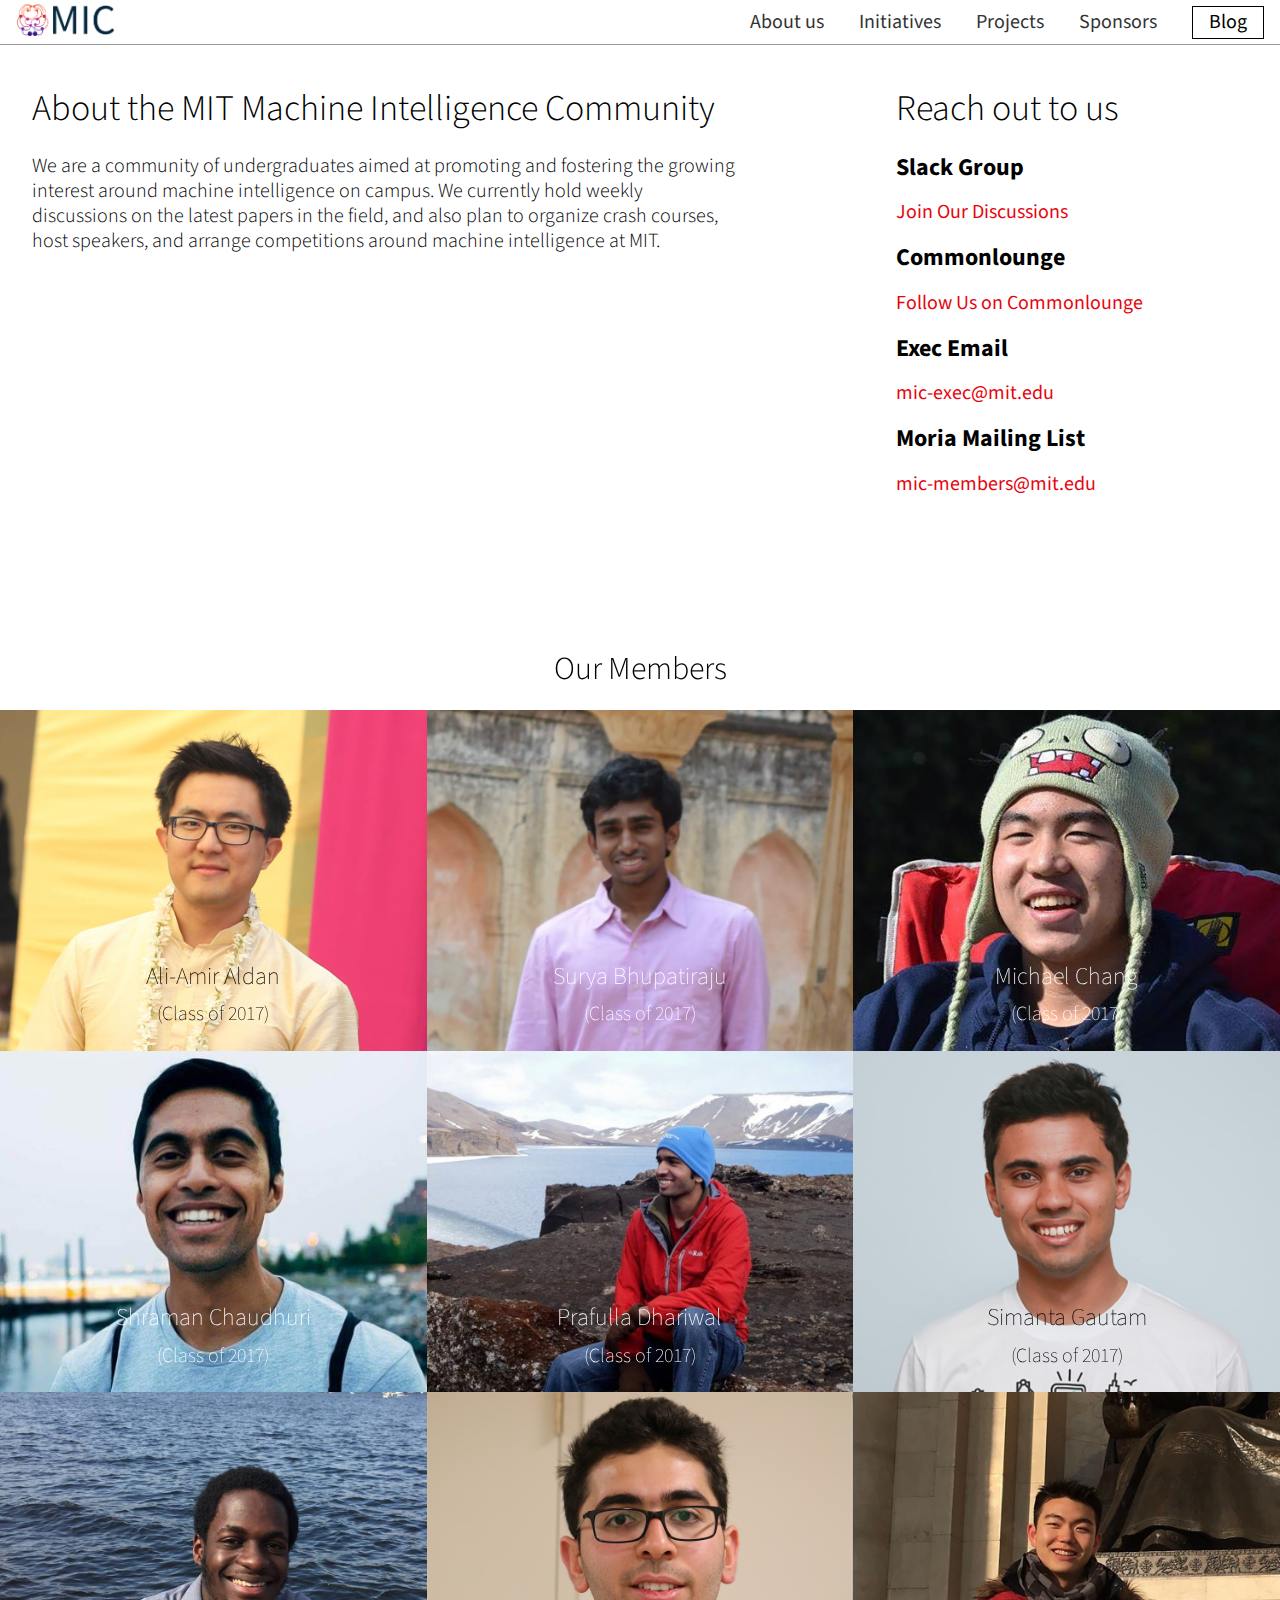
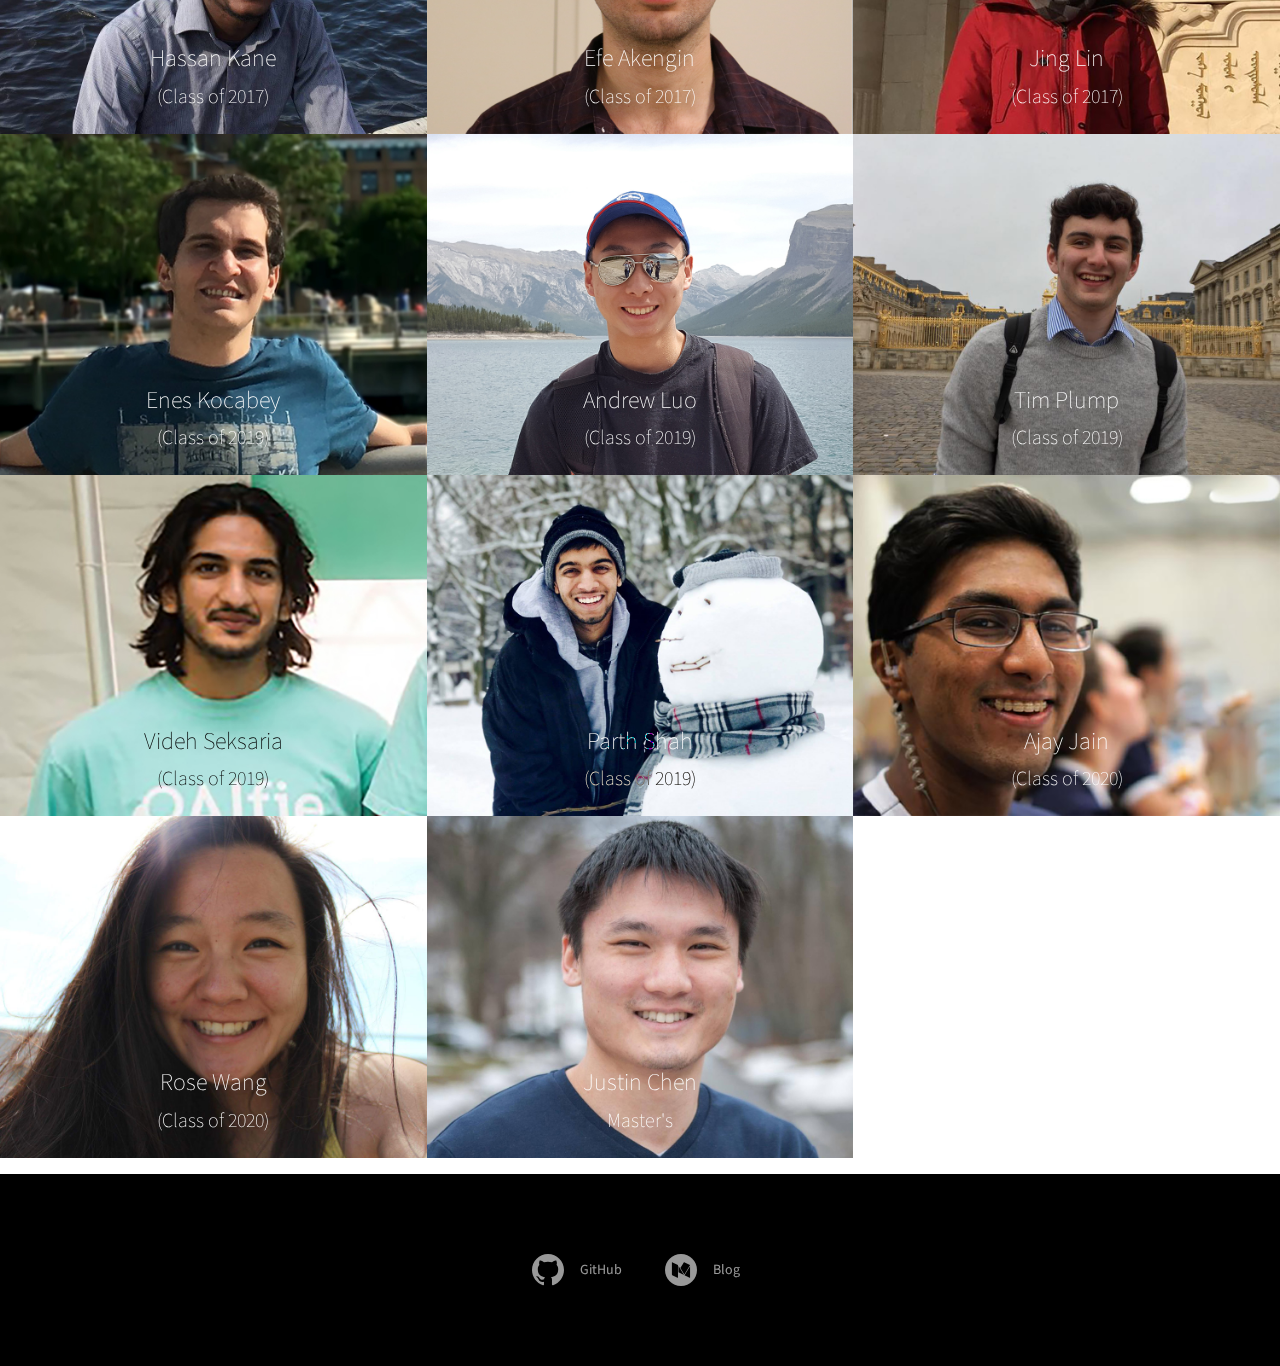
<file: about.html>
<!DOCTYPE html>
<html lang="en">
<head>
    <title>MIT Machine Intelligence Community</title>
    <meta name="viewport" content="width=device-width, initial-scale=1">
    <meta name="keywords" content="MIT,MIC,AI,ML,machine learning, MIT machine learning, artificial intelligence">
    <link rel="stylesheet" href="./styles/tachyons.min.css">
    <link rel="stylesheet" href="./styles/about_page.css">
    <link rel="stylesheet" type="text/css" href="https://fonts.googleapis.com/css?family=Source+Sans+Pro:300,400">
</head>
<body style="font-family: 'Source Sans Pro'">
<header class="fixed w-100 z-999">
    <nav class="bg-white db dt-l w-100 border-box pa1 ph3-l bb b--silver">
        <a class="db dtc-l v-mid mid-gray link w-100 w-25-l tc tl-l mb0 mb0-l" href="index.html" title="Home">
            <img src="./images/mic.png" class="dib h2" alt="MIT Machine Intelligence Community">
        </a>
        <div class="db dtc-l v-mid w-100 w-75-l tc tr-l">
            <a href="about.html" class=" f4 fw4 mr4 link underline-hover dark-gray">About us</a>
            <a href="initiatives.html" class=" f4 fw4 mr4 link underline-hover dark-gray">Initiatives</a>
            <a href="projects.html" class=" f4 fw4 mr4 link underline-hover dark-gray">Projects</a>
            <a href="sponsors.html" class=" f4 fw4 mr4 link underline-hover dark-gray">Sponsors</a>
            <a class="f4 no-underline black bg-animate hover-bg-black hover-white inline-flex items-center pa3 pv1 ba border-box"
               href="http://medium.com/mit-mic">Blog</a>
        </div>
    </nav>
</header>
<div class="fl bg-white vh-90 pt6 pt5-l w-100" style="min-height:70vh">
    <div class="fl w-100 w-60-ns pl3 pl4-ns pr4">
        <h1 class="black f2 fw3">
            About the MIT Machine Intelligence Community
        </h1>
        <p class="black f4 lh-title fw3">We are a community of undergraduates aimed at promoting and fostering the
            growing interest around machine intelligence on campus. We currently hold weekly discussions on the latest
            papers in the field, and also plan to organize crash courses, host speakers, and arrange competitions around
            machine intelligence at MIT.</p>
    </div>
    <div class="fl w-100 w-30-ns pl3 pl4-ns pl6-l">
        <h1 class="black f2 fw3">
            Reach out to us
        </h1>
        <h2 class="black f3">
            Slack Group
        </h2>
        <p class="f4">
            <a href="https://mit-mic.slack.com/signup" class="no-underline link dark-red">Join Our Discussions</a>
        </p>
        <h2 class="black f3">
            Commonlounge
        </h2>
        <p class="f4">
            <a href="https://www.commonlounge.com/community/cc63cd88d6644ce99cfb1af8b0e1350f"
               class="no-underline link dark-red">Follow Us on Commonlounge</a>
        </p>
        <h2 class="black f3">
            Exec Email
        </h2>
        <p class="f4">
            <a href="mailto:mic-exec@mit.edu" class="no-underline link dark-red">mic-exec@mit.edu</a>
        </p>
        <h2 class="black f3">
            Moria Mailing List
        </h2>
        <p class="f4">
            <a href="https://groups.mit.edu/webmoira/list/mic-members" class="no-underline link dark-red">mic-members@mit.edu</a>
        </p>

    </div>
</div>
<div class="fl w-100">
    <h1 class="tc black fw3">Our Members</h1>
    <ul class="members overflow-auto pa0">
        <li class="ma0 pa0">
            <img src="images/bios/ali1.jpg">
            <span class="name black f5 f3-l lh-copy fw1">Ali-Amir Aldan</span>
            <span class="yearinfo black f5 f4-l fw1">(Class of 2017)</span>
            <div>
                <span class="f4 f6-ns f3-l fw1">Ali-Amir Aldan</span>
                <p>My main interests right now are in the area of performance engineering and generally machine
                    learning. In past I've worked on projects related to sound recognition, face recognition and ad-hoc
                    approaches to video indexing.
                    <br>
                    <br>
                    Also had some fun in my classes at MIT, especially in a robotics class (6.141).</p>
            </div>
        </li>
        <li class="ma0 pa0">
            <img src="images/bios/surya1.jpg">
            <span class="name white f5 f3-l lh-copy fw1">Surya Bhupatiraju</span>
            <span class="yearinfo white f5 f4-l fw1">(Class of 2017)</span>
            <div>
                <span class="f4 f6-ns f3-l fw1">Surya Bhupatiraju</span>
                <p>My interests are in deep learning and broad questions of intelligence, such as building smarter
                    agents that can perceive, plan, and learn robustly.
                    <br>
                    <br>
                    I currently works in Joshua Tenenbaum's Computational Cognitive Science group at MIT and in the past
                    I've worked on machine learning at Facebook and Microsoft Research. After college, I will be
                    researching in the Google Brain Residency program and plan to both continue research and find ways
                    to apply technologies in AI to social issues. </p>
            </div>
        </li>
        <li class="ma0 pa0">
            <img src="images/bios/michael1.jpg">
            <span class="name white f5 f3-l lh-copy fw1">Michael Chang</span>
            <span class="yearinfo white f5 f4-l fw1">(Class of 2017)</span>
            <div>
                <span class="f4 f6-ns f3-l fw1">Michael Chang</span>
                <p>Michael Chang is interested in recursive self-improvement, learning compositional programs,
                    curiosity, and theory of mind.
                    <br>
                    <br>
                    In the summer of 2015 he worked with Professor Honglak Lee at the University of Michigan on object
                    tracking in real videos. Since the fall of 2015 he has worked in the Computational Cognitive Science
                    Group at MIT, researching with Professors Joshua Tenenbaum and Antonio Torralba on learning models
                    of an intelligent agent's environment. More information <a class='white'
                                                                               href="http://mbchang.github.io/"
                                                                               target="_blank">here</a>.</p>
            </div>
        </li>
        <li class="ma0 pa0">
            <img src="images/bios/shraman1.jpg">
            <span class="name white f5 f3-l lh-copy fw1">Shraman Chaudhuri</span>
            <span class="yearinfo white f5 f4-l fw1">(Class of 2017)</span>
            <div>
                <span class="f4 f6-ns f3-l fw1">Shraman Chaudhuri</span>
                <p>My interest in machine learning started with an internship at SpaceX, where I got to experiment with
                    various anomaly detection algorithms for rocket telemetry.
                    <br>
                    <br>
                    At MIT, I'm currently working on a few different research projects mainly in the field of computer
                    vision, including Connectomics (building a graphical map of the brain from EM images) and more
                    recently, scene/video understanding.</p>
            </div>
        </li>
        <li class="ma0 pa0">
            <img src="images/bios/prafulla1.jpg">
            <span class="name white f5 f3-l lh-copy fw1">Prafulla Dhariwal</span>
            <span class="yearinfo white f5 f4-l fw1">(Class of 2017)</span>
            <div>
                <span class="f4 f6-ns f3-l fw1">Prafulla Dhariwal</span>
                <p>I graduated from MIT in Fall 2016, majoring in CS and Math, and am currently working as a researcher
                    at OpenAI. I'm interested in any technique that could help us come closer to building an AGI. As of
                    now, that interests me in RL, transfer learning, variants of neural networks with memory,
                    improvements to SGD etc.
                    <br>
                    <br>
                    Outside of work, I love playing cricket and badminton, going on random road trips, and having long
                    late night conversations about society, technology and our future. :)</p>
            </div>
        </li>
        <li class="ma0 pa0">
            <img src="images/bios/simanta1.jpg">
            <span class="name black f5 f3-l lh-copy fw1">Simanta Gautam</span>
            <span class="yearinfo black f5 f4-l fw1">(Class of 2017)</span>
            <div>
                <span class="f4 f6-ns f3-l fw1">Simanta Gautam</span>
                <p>Simanta's current research interest is around building more adaptable reinforcement learning agents.
                    He works at Harvard Computational Cognitive Neuroscience Lab on combining the strengths of
                    model-based and model-free agents using transferable representations.
                    <br>
                    <br>
                    Outside of this research, Simanta enjoys working on applied machine learning projects. He has an
                    interst in computer vision, drones, and human-computer interaction. He plans to pursue
                    entrepreneurship after graduation.</p>
            </div>
        </li>
        <li class="ma0 pa0">
            <img src="images/bios/hassan1.jpg">
            <span class="name white f5 f3-l lh-copy fw1">Hassan Kane</span>
            <span class="yearinfo white f5 f4-l fw1">(Class of 2017)</span>
            <div>
                <span class="f4 f6-ns f3-l fw1">Hassan Kane</span>
                <p>I am a member of the class of 2017 and currently study Computer Science & Engineering. I was born and
                    raised in C&ocirc;te d'Ivoire before moving to the us at age 17.
                    <br>
                    <br>
                    I am currently interested in the
                    industrial applications of artificial intelligence to build more intelligent transport, healthcare
                    and education systems. I also enjoy building strong communities and have been involved in the Muslim
                    community on campus for 4 years and currently serve as the Vice President of the MIT African
                    Students Association.</p>
            </div>
        </li>
        <li class="ma0 pa0">
            <img src="images/bios/efe1.jpg">
            <span class="name white f5 f3-l lh-copy fw1">Efe Akengin</span>
            <span class="yearinfo white f5 f4-l fw1">(Class of 2017)</span>
            <div>
                <span class="f4 f6-ns f3-l fw1">Efe Akengin</span>
                <p>Efe is a senior at MIT, majoring in EECS and minoring in Political Science. He has extensive
                    experience in AI, Computer Vision, Natural Language Processing, algorithms and full stack
                    development.
                    <br>
                    <br>
                    He has interned at Google in the summer of 2016, building a neural net model for the
                    purpose of spam video detection on Youtube that performed 150% better than their existing model. He
                    has been doing research at the MIT Vision Lab, building predictive models for health statistics.</p>
            </div>
        </li>
        <li class="ma0 pa0">
            <img src="images/bios/jing1.jpg">
            <span class="name white f5 f3-l lh-copy fw1">Jing Lin</span>
            <span class="yearinfo white f5 f4-l fw1">(Class of 2017)</span>
            <div>
                <span class="f4 f6-ns f3-l fw1">Jing Lin</span>
                <p></p>
            </div>
        </li>
        <li class="ma0 pa0">
            <img src="images/bios/enes1.jpg">
            <span class="name white f5 f3-l lh-copy fw1">Enes Kocabey</span>
            <span class="yearinfo white f5 f4-l fw1">(Class of 2019)</span>
            <div>
                <span class="f4 f6-ns f3-l fw1">Enes Kocabey</span>
                <p>Enes is a junior at MIT majoring in Computer Science. He works at MIT Computer Vision Lab,
                    researching on Crossmodal Transfer Learning in Video Classification.
                    <br>
                    <br>
                    In past, he worked on several projects, including efficient keypoint detection on human face, and
                    Body Mass Index inference from profile pictures.</p>
            </div>
        </li>
        <li class="ma0 pa0">
            <img src="images/bios/aluo1.jpg">
            <span class="name white f5 f3-l lh-copy fw1">Andrew Luo</span>
            <span class="yearinfo white f5 f4-l fw1">(Class of 2019)</span>
            <div>
                <span class="f4 f6-ns f3-l fw1">Andrew Luo</span>
                <p>Andrew is a junior at MIT majoring in computer science and minoring in brain and cognitive
                    sciences. His current focus is in applied machine learning in computer vision.
                    <br>
                    <br>
                    In the summer of 2016 he worked on designing a drug repurposing model combining FDA adverse event
                    reports and compound properties at a MIT startup.</p>
            </div>
        </li>
        <li class="ma0 pa0">
            <img src="images/bios/tim1.jpg">
            <span class="name white f5 f3-l lh-copy fw1">Tim Plump</span>
            <span class="yearinfo white f5 f4-l fw1">(Class of 2019)</span>
            <div>
                <span class="f4 f6-ns f3-l fw1">Tim Plump</span>
                <p>I'm a junior at MIT from New Jersey and since coming to this school, I've discovered how much I
                    love Machine Learning!
                    <br>
                    <br>
                    The project I'm currently working on is attempting to perform Chemical
                    Retrosynthesis Planning via Reinforcement Learning.</p>
            </div>
        </li>
        <li class="ma0 pa0">
            <img src="images/bios/videh1.jpg">
            <span class="name black f5 f3-l lh-copy fw1">Videh Seksaria</span>
            <span class="yearinfo black f5 f4-l fw1">(Class of 2019)</span>
            <div>
                <span class="f4 f6-ns f3-l fw1">Videh Seksaria</span>
                <p>Hi, I'm a math and computer science undergraduate at MIT interested in vision and language.
                    <br>
                    <br>
                    I work part-time at <a class="white hover-black" href="https://kensho.com">Kensho</a> on analytics
                    for finance and <a class="white hover-black" href="http://myalfie.com">Alfie</a> using data
                    to reduce student debt. At MIC, I'm focused on entrepreneurship focused events and speaker
                    series.</p>
            </div>
        </li>
        <li class="ma0 pa0">
            <img src="images/bios/parth1.jpg">
            <span class="name f5 f3-l lh-copy fw1" style="mix-blend-mode: color-dodge">Parth Shah</span>
            <span class="yearinfo f5 f4-l fw1" style="mix-blend-mode: difference">(Class of 2019)</span>
            <div>
                <span class="f4 f6-ns f3-l fw1">Parth Shah</span>
                <p>Parth is an Electrical Engineering and Computer Science student at MIT. Parth is the co-founder of Polimorphic (<a class="white hover-black" href="http://polimorphic.com">polimorphic.com</a>) and Flux @ MIT. Parth's interests in machine learning span natural language processing, transfer learning, meta-learning, and few shot learning. Parth is primarily interested in the development of radically different machine intelligence approaches, the application of machine intelligence to industry, and the policy surrounding the creation of safer and more effect aware A.I.</p>
            </div>
        </li>
        <li class="ma0 pa0">
            <img src="images/bios/ajay1.jpg">
            <span class="name white f5 f3-l lh-copy fw1">Ajay Jain</span>
            <span class="yearinfo white f5 f4-l fw1">(Class of 2020)</span>
            <div>
                <span class="f4 f6-ns f3-l fw1">Ajay Jain</span>
                <p>Ajay is a computer science student at MIT. He focuses on computer vision, particularly for video and real-time inference, and compilers. In the past, Ajay also worked on robotic navigation and recommender systems. On campus, Ajay heads MIT's Machine Intelligence Community, and organized the HackMIT and Blueprint hackathons for two years.
            </div>
        </li>
        <li class="ma0 pa0">
            <img src="images/bios/rose.jpg">
            <span class="name white f5 f3-l lh-copy fw1">Rose Wang</span>
            <span class="yearinfo white f5 f4-l fw1">(Class of 2020)</span>
            <div>
                <span class="f4 f6-ns f3-l fw1">Rose Wang</span>
                <p>Raised in Duisburg, Germany, Rose E. Wang is studying Mathematics and Computer Science at MIT.
                    <br>
                    <br>
                    She currently does research at MIT’s Computer Science and Artificial Intelligence Lab which involves
                    creating mobile applications that use image recognition. Her interests include deep learning,
                    especially in natural language processing and computer vision.</p>
            </div>
        </li>
        <li class="ma0 pa0">
            <img src="images/bios/justin1.jpg">
            <span class="name white f5 f3-l lh-copy fw1">Justin Chen</span>
            <span class="yearinfo white f5 f4-l fw1">Master's</span>
            <div>
                <span class="f4 f6-ns f3-l fw1">Justin Chen</span>
                <p>I'm a second year master's student at Boston University studying computer science and am extremely
                    passionate about deep learning.
                    <br>
                    <br>
                    Currently, I am researching the application of deep learning for analysis of abstract syntax trees,
                    the application of deep learning for boolean satisfiability, and developing scalable approaches for
                    action recognition, and working on low-cost distributed processing.</p>
            </div>
        </li>
    </ul>
</div>
<div class="fl w-100 pt1 pt0-ns bg-black">
    <footer class="tc-l bg-center">
        <div class="w-100 ph3 pv5">
            <a class="link white-60 bg-transparent hover-white inline-flex items-center ma2 tc br2 pa2"
               href="https://github.com/MIT-MIC" title="GitHub">
                <svg class="dib h2 w2" fill="currentColor" xmlns="http://www.w3.org/2000/svg" viewBox="0 0 16 16"
                     fill-rule="evenodd" clip-rule="evenodd" stroke-linejoin="round" stroke-miterlimit="1.414">
                    <path d="M8 0C3.58 0 0 3.582 0 8c0 3.535 2.292 6.533 5.47 7.59.4.075.547-.172.547-.385 0-.19-.007-.693-.01-1.36-2.226.483-2.695-1.073-2.695-1.073-.364-.924-.89-1.17-.89-1.17-.725-.496.056-.486.056-.486.803.056 1.225.824 1.225.824.714 1.223 1.873.87 2.33.665.072-.517.278-.87.507-1.07-1.777-.2-3.644-.888-3.644-3.953 0-.873.31-1.587.823-2.147-.083-.202-.358-1.015.077-2.117 0 0 .672-.215 2.2.82.638-.178 1.323-.266 2.003-.27.68.004 1.364.092 2.003.27 1.527-1.035 2.198-.82 2.198-.82.437 1.102.163 1.915.08 2.117.513.56.823 1.274.823 2.147 0 3.073-1.87 3.75-3.653 3.947.287.246.543.735.543 1.48 0 1.07-.01 1.933-.01 2.195 0 .215.144.463.55.385C13.71 14.53 16 11.534 16 8c0-4.418-3.582-8-8-8"/>
                </svg>
                <span class="f6 ml3 pr2">GitHub</span>
            </a>
            <a class="link white-60 bg-transparent hover-white inline-flex items-center ma2 tc br2 pa2"
               href="http://medium.com/mit-mic" title="Blog">
                <svg class="dib h2 w2" fill="currentColor" enable-background="new 0 0 32 32" version="1.1" viewBox="0 0 32 32" xml:space="preserve" xmlns="http://www.w3.org/2000/svg" xmlns:xlink="http://www.w3.org/1999/xlink"><g id="Style_2_copy_4"><g><g><path d="M16,0C7.163,0,0,7.163,0,16c0,8.836,7.163,16,16,16s16-7.164,16-16C32,7.163,24.837,0,16,0z" fill="currentColor"/></g></g><g><path d="M24.959,11.076l-5.76-2.88c-0.026-0.013-0.055-0.019-0.083-0.02c-0.002,0-0.004-0.001-0.006-0.001    c-0.07,0-0.14,0.035-0.177,0.096l-3.55,5.769l3.963,6.44l5.669-9.212C25.056,11.201,25.031,11.112,24.959,11.076z" fill="#000"/><polygon fill="#000" points="13.505,12.013 13.505,18.23 19.031,20.992   "/><path d="M19.514,21.23l5.074,2.537c0.277,0.138,0.504-0.002,0.504-0.311v-11.29L19.514,21.23z" fill="#000"/><path d="M12.895,11.105L7.58,8.448L7.244,8.28C7.196,8.256,7.15,8.244,7.108,8.244    c-0.059,0-0.109,0.023-0.145,0.066C6.929,8.352,6.908,8.412,6.908,8.487v12.13c0,0.206,0.151,0.451,0.336,0.543l5.222,2.611    c0.073,0.036,0.142,0.053,0.204,0.053c0.176,0,0.299-0.136,0.299-0.365V11.226C12.97,11.175,12.941,11.128,12.895,11.105z" fill="#000"/></g></g></svg>
                <span class="f6 ml3 pr2">Blog</span>
            </a>
        </div>
    </footer>
</div>

</body>
<script>
    (function (i, s, o, g, r, a, m) {
        i['GoogleAnalyticsObject'] = r;
        i[r] = i[r] || function () {
                (i[r].q = i[r].q || []).push(arguments)
            }, i[r].l = 1 * new Date();
        a = s.createElement(o),
            m = s.getElementsByTagName(o)[0];
        a.async = 1;
        a.src = g;
        m.parentNode.insertBefore(a, m)
    })(window, document, 'script', 'https://www.google-analytics.com/analytics.js', 'ga');

    ga('create', 'UA-99671141-1', 'auto');
    ga('send', 'pageview');

</script>
</html>
</file>
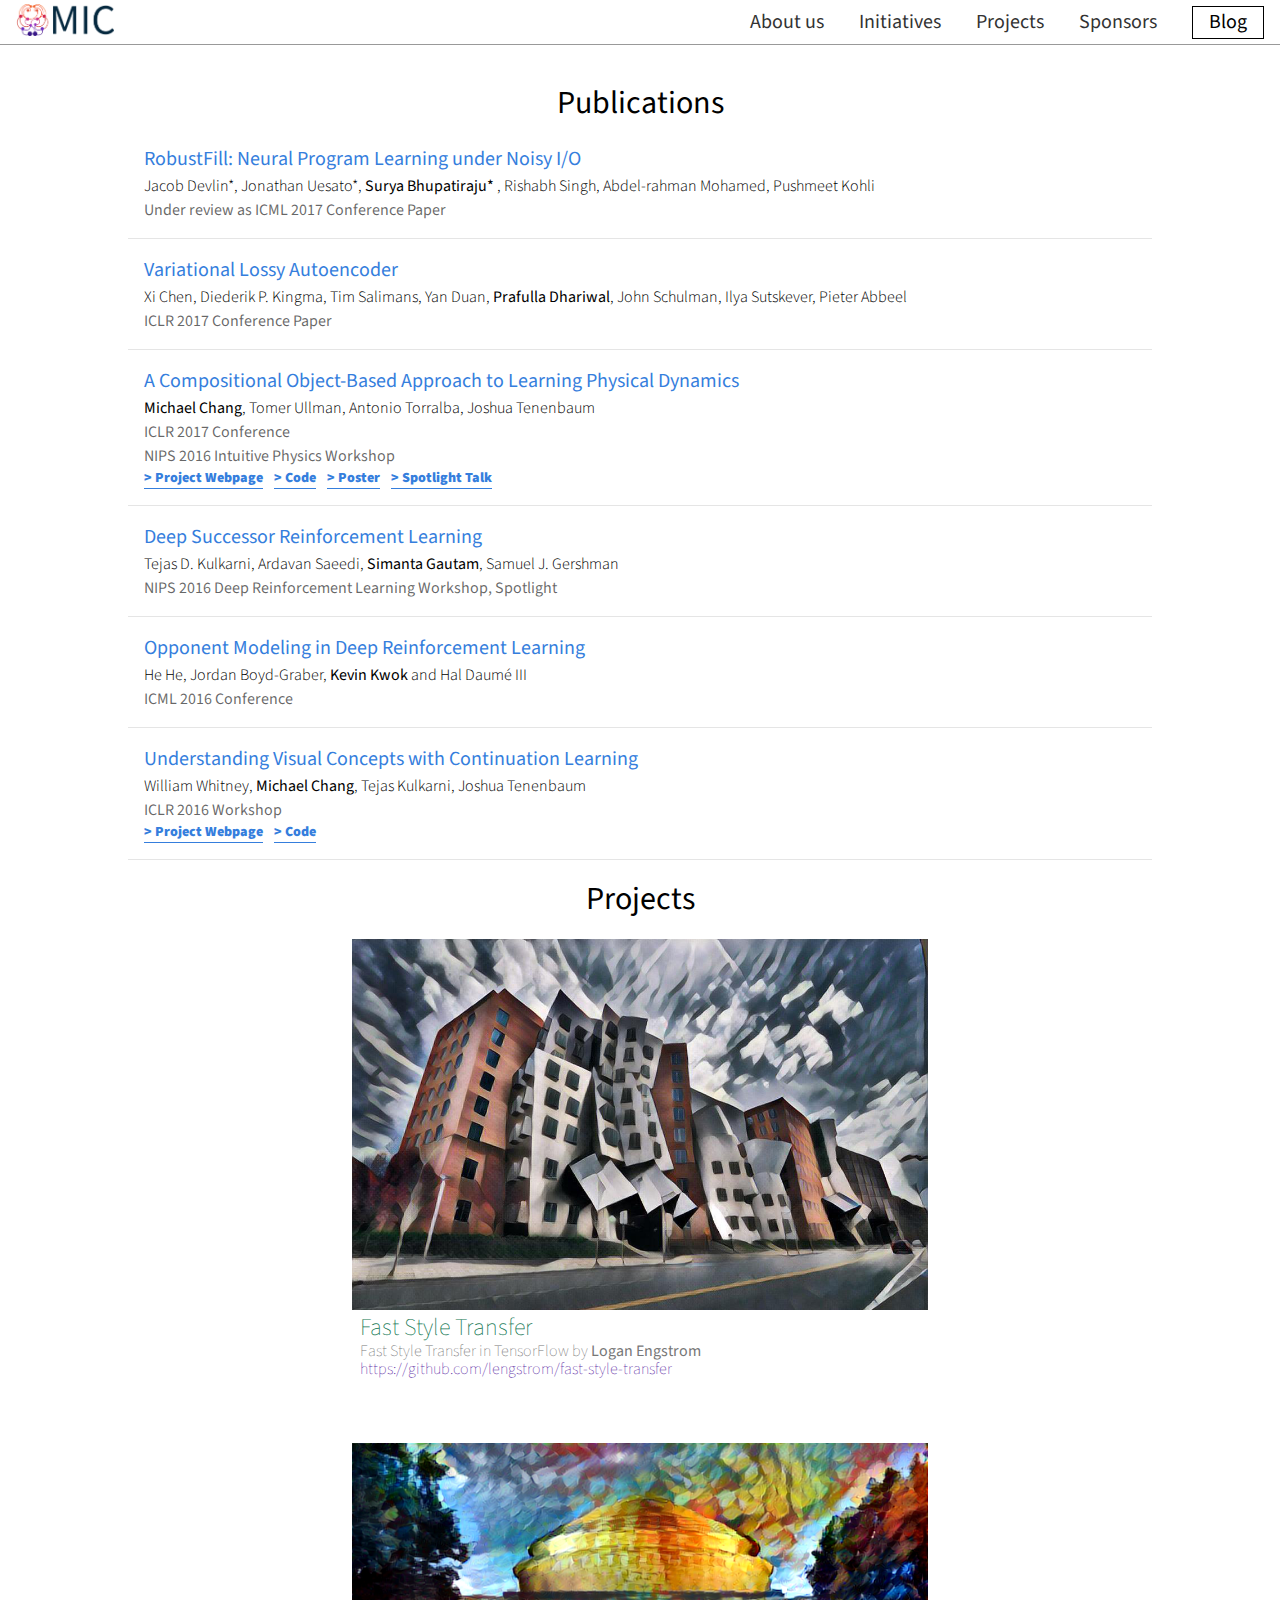
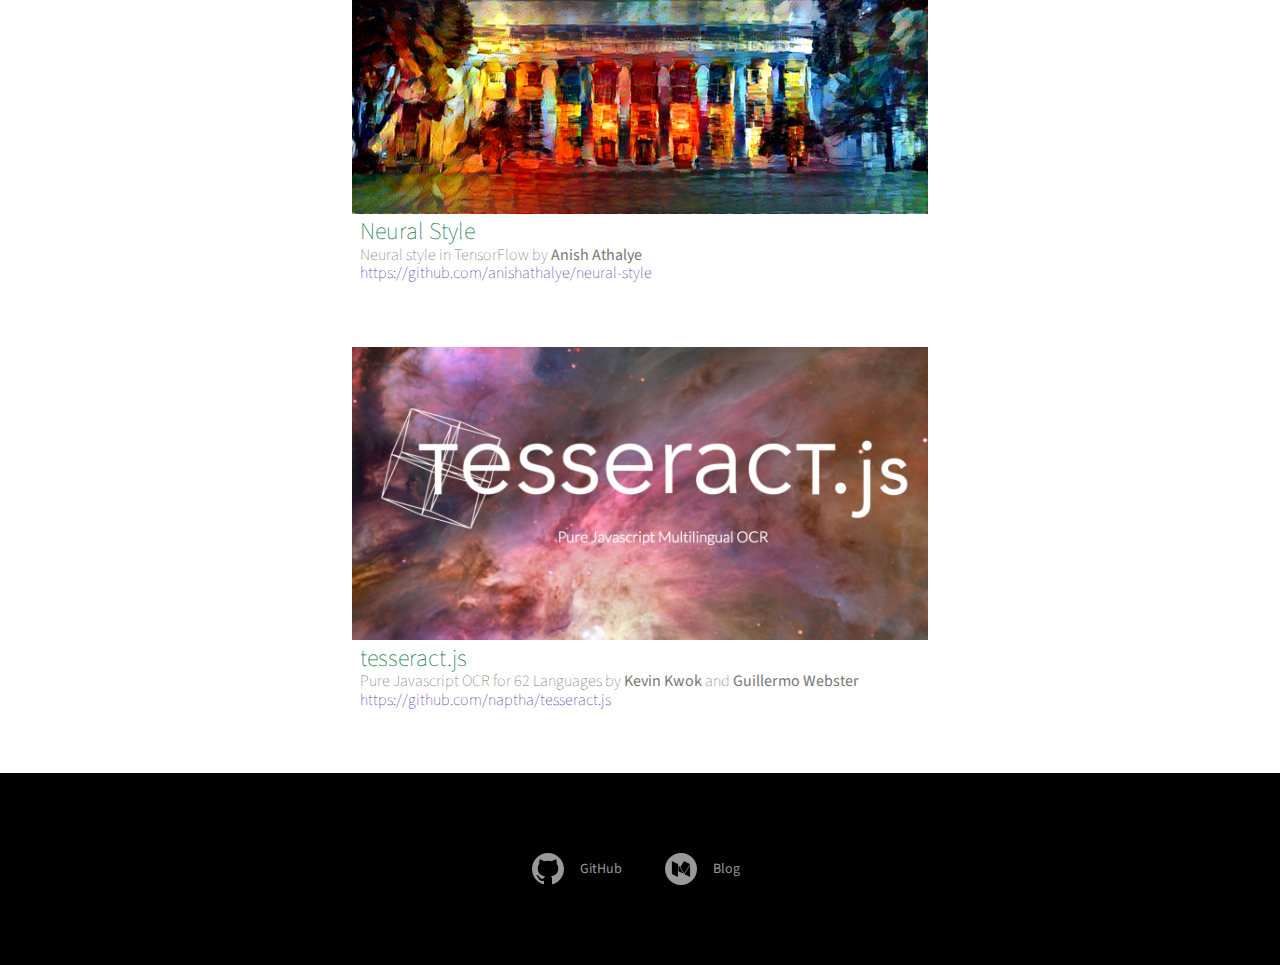
<file: projects.html>
<!DOCTYPE html>
<html lang="en">
<head>
    <title>MIT Machine Intelligence Community</title>
    <meta name="viewport" content="width=device-width, initial-scale=1">
    <link rel="stylesheet" href="./styles/tachyons.min.css">
    <link rel="stylesheet" type="text/css" href="https://fonts.googleapis.com/css?family=Source+Sans+Pro:300,400">
</head>
<body style="font-family: 'Source Sans Pro'">
<header class="fixed w-100 z-999">
    <nav class="bg-white db dt-l w-100 border-box pa1 ph3-l bb b--silver">
        <a class="db dtc-l v-mid mid-gray link w-100 w-25-l tc tl-l mb0 mb0-l" href="index.html" title="Home">
            <img src="./images/mic.png" class="dib h2" alt="Site Name">
        </a>
        <div class="db dtc-l v-mid w-100 w-75-l tc tr-l">
            <a href="about.html" class=" f4 fw4 mr4 link underline-hover dark-gray">About us</a>
            <a href="initiatives.html" class=" f4 fw4 mr4 link underline-hover dark-gray">Initiatives</a>
            <a href="projects.html" class=" f4 fw4 mr4 link underline-hover dark-gray">Projects</a>
            <a href="sponsors.html" class=" f4 fw4 mr4 link underline-hover dark-gray">Sponsors</a>
            <a class="f4 no-underline black bg-animate hover-bg-black hover-white inline-flex items-center pa3 pv1 ba border-box"
               href="http://medium.com/mit-mic">Blog</a>
        </div>
    </nav>
</header>
<section class="pt6 pt5-ns">
    <h1 class="tc fw4" style="font-family: 'Source Sans Pro'">Publications</h1>
    <ul class="list pl0 mw8 center">
        <li class="items-center lh-copy ph3 pb3 ph0-l bb b--black-10">
            <div class="pl3">
                <span class="fw4 db f4 ma0">
                    <a href="https://arxiv.org/abs/1703.07469" class="no-underline blue hover-dark-blue">RobustFill: Neural Program Learning under Noisy I/O
</a>
                </span>

                <span class="fw3 f5 ma0">Jacob Devlin*, Jonathan Uesato*, <b> Surya Bhupatiraju* </b>, Rishabh Singh, Abdel-rahman Mohamed, Pushmeet Kohli
</span>
                <span class="db black-60">Under review as ICML 2017 Conference Paper</span>
            </div>
        </li>
        <li class="items-center lh-copy pa3 ph0-l bb b--black-10">
            <div class="pl3">
                <span class="fw4 db f4 ma0">
                    <a href="https://arxiv.org/abs/1611.02731" class="no-underline blue hover-dark-blue">Variational Lossy Autoencoder</a>
                </span>

                <span class="fw3 f5 ma0">Xi Chen, Diederik P. Kingma, Tim Salimans, Yan Duan, <b>Prafulla Dhariwal</b>, John Schulman, Ilya Sutskever, Pieter Abbeel</span>
                <span class="db black-60">ICLR 2017 Conference Paper</span>
            </div>
        </li>
        <li class="items-center lh-copy pa3 ph0-l bb b--black-10">
            <div class="pl3">
                <span class="fw4 db f4 ma0">
                    <a href="https://arxiv.org/abs/1612.00341" class="no-underline blue hover-dark-blue">A Compositional Object-Based Approach to Learning Physical Dynamics</a>
                </span>
                <span class="fw3 f5 ma0"><b>Michael Chang</b>, Tomer Ullman, Antonio Torralba, Joshua Tenenbaum</span>
                <span class="db black-60">ICLR 2017 Conference</span>
                <span class="db black-60">NIPS 2016 Intuitive Physics Workshop</span>
                <span class="fw9 db f6 ma0">
                        <a href="http://mbchang.github.io/npe/" class="bb b--blue no-underline blue hover-dark-blue">> Project Webpage</a>
                        <a href="https://github.com/mbchang/dynamics"
                           class="bb b--blue no-underline blue hover-dark-blue ml2">> Code</a>
                        <a href="http://mbchang.github.io/assets/npe-poster.pdf"
                           class="bb b--blue no-underline blue hover-dark-blue ml2">> Poster</a>
                        <a href="https://www.youtube.com/watch?v=ifMRtHRMQe8"
                           class="bb b--blue no-underline blue hover-dark-blue ml2">> Spotlight Talk</a>
                    </span>
            </div>
        </li>
        <li class="items-center lh-copy pa3 ph0-l bb b--black-10">
            <div class="pl3">
                <span class="fw4 db f4 ma0">
                    <a href="https://arxiv.org/abs/1606.02396" class="no-underline blue hover-dark-blue">Deep Successor Reinforcement Learning</a>
                </span>
                <span class="fw3 f5 ma0">Tejas D. Kulkarni, Ardavan Saeedi, <b>Simanta Gautam</b>, Samuel J. Gershman</span>
                <span class="db black-60">NIPS 2016 Deep Reinforcement Learning Workshop, Spotlight</span>
            </div>
        </li>
        <li class="items-center lh-copy pa3 ph0-l bb b--black-10">
            <div class="pl3">
                <span class="fw4 db f4 ma0">
                    <a href="https://www.umiacs.umd.edu/~hal/docs/daume16opponent.pdf" class="no-underline blue hover-dark-blue">Opponent Modeling in Deep Reinforcement Learning</a>
                </span>
                <span class="fw3 f5 ma0">He He, Jordan Boyd-Graber, <b>Kevin Kwok</b> and Hal Daum&eacute; III</span>
                <span class="db black-60">ICML 2016 Conference</span>
            </div>
        </li>
        <li class="items-center lh-copy pa3 ph0-l bb b--black-10">
            <div class="pl3">
                <span class="fw4 db f4 ma0">
                    <a href="https://arxiv.org/abs/1602.06822" class="no-underline blue hover-dark-blue">Understanding Visual Concepts with Continuation Learning</a>
                </span>
                <span class="fw3 f5 ma0">William Whitney, <b>Michael Chang</b>, Tejas Kulkarni, Joshua Tenenbaum</span>
                <span class="db black-60">ICLR 2016 Workshop</span>
                <span class="fw9 db f6 ma0">
                        <a href="http://willwhitney.github.io/understanding-visual-concepts/" class="bb b--blue no-underline blue hover-dark-blue">> Project Webpage</a>
                        <a href="https://github.com/willwhitney/understanding-visual-concepts"
                           class="bb b--blue no-underline blue hover-dark-blue ml2">> Code</a>
                    </span>
            </div>
        </li>
    </ul>
</section>
<section>
    <h1 class="tc fw4" style="font-family: 'Source Sans Pro'">Projects</h1>
    <div class="fl w-100 pb5">
        <div class="center" style="max-width:36rem">
        <a href="https://github.com/lengstrom/fast-style-transfer" class="fl link overflow-hidden tl">
        <img src="images/stata_udnie.jpg"/>
        <h1 class="pl2 black fw1 f3 ma0 dark-green" style="font-family: 'Source Sans Pro'">Fast Style Transfer</h1>
        <h2 class="pl2 gray fw1 f5 ma0" style="font-family: 'Source Sans Pro'">Fast Style Transfer in TensorFlow by <b> Logan Engstrom </b></h2>
        <h2 class="pl2 purple fw1 f5 ma0" style="font-family: 'Source Sans Pro'">https://github.com/lengstrom/fast-style-transfer</h2>
        </a>
        </div>
    </div>
    <div class="fl w-100 pb5">
        <div class="center" style="max-width:36rem">
        <a href="https://github.com/anishathalye/neural-style" class="fl link overflow-hidden tl">
        <img src="images/dome-afremov.png"/>
        <h1 class="pl2 black fw1 f3 ma0 dark-green" style="font-family: 'Source Sans Pro'">Neural Style</h1>
        <h2 class="pl2 gray fw1 f5 ma0" style="font-family: 'Source Sans Pro'">Neural style in TensorFlow by <b> Anish Athalye </b></h2>
        <h2 class="pl2 purple fw1 f5 ma0" style="font-family: 'Source Sans Pro'">https://github.com/anishathalye/neural-style</h2>
        </a>
        </div>
    </div>
    <div class="fl w-100 pb5">
        <div class="center" style="max-width:36rem">
        <a href="https://github.com/naptha/tesseract.js" class="fl link overflow-hidden tl">
        <img src="images/tesseract.png"/>
        <h1 class="pl2 black fw1 f3 ma0 dark-green" style="font-family: 'Source Sans Pro'">tesseract.js</h1>
        <h2 class="pl2 gray fw1 f5 ma0" style="font-family: 'Source Sans Pro'">Pure Javascript OCR for 62 Languages by <b> Kevin Kwok </b> and <b> Guillermo Webster </b></h2>
        <h2 class="pl2 purple fw1 f5 ma0" style="font-family: 'Source Sans Pro'">https://github.com/naptha/tesseract.js</h2>
        </a>
        </div>
    </div>
</section>

<div class="fl w-100 pt1 pt0-ns bg-black"><footer class="tc-l bg-center">
    <div class="w-100 ph3 pv5">
        <a class="link white-60 bg-transparent hover-white inline-flex items-center ma2 tc br2 pa2"
           href="https://github.com/MIT-MIC" title="GitHub">
            <svg class="dib h2 w2" fill="currentColor" xmlns="http://www.w3.org/2000/svg" viewBox="0 0 16 16"
                 fill-rule="evenodd" clip-rule="evenodd" stroke-linejoin="round" stroke-miterlimit="1.414">
                <path d="M8 0C3.58 0 0 3.582 0 8c0 3.535 2.292 6.533 5.47 7.59.4.075.547-.172.547-.385 0-.19-.007-.693-.01-1.36-2.226.483-2.695-1.073-2.695-1.073-.364-.924-.89-1.17-.89-1.17-.725-.496.056-.486.056-.486.803.056 1.225.824 1.225.824.714 1.223 1.873.87 2.33.665.072-.517.278-.87.507-1.07-1.777-.2-3.644-.888-3.644-3.953 0-.873.31-1.587.823-2.147-.083-.202-.358-1.015.077-2.117 0 0 .672-.215 2.2.82.638-.178 1.323-.266 2.003-.27.68.004 1.364.092 2.003.27 1.527-1.035 2.198-.82 2.198-.82.437 1.102.163 1.915.08 2.117.513.56.823 1.274.823 2.147 0 3.073-1.87 3.75-3.653 3.947.287.246.543.735.543 1.48 0 1.07-.01 1.933-.01 2.195 0 .215.144.463.55.385C13.71 14.53 16 11.534 16 8c0-4.418-3.582-8-8-8"/>
            </svg>
            <span class="f6 ml3 pr2">GitHub</span>
        </a>
        <a class="link white-60 bg-transparent hover-white inline-flex items-center ma2 tc br2 pa2"
           href="http://medium.com/mit-mic" title="Blog">
            <svg class="dib h2 w2" fill="currentColor" enable-background="new 0 0 32 32" version="1.1" viewBox="0 0 32 32" xml:space="preserve" xmlns="http://www.w3.org/2000/svg" xmlns:xlink="http://www.w3.org/1999/xlink"><g id="Style_2_copy_4"><g><g><path d="M16,0C7.163,0,0,7.163,0,16c0,8.836,7.163,16,16,16s16-7.164,16-16C32,7.163,24.837,0,16,0z" fill="currentColor"/></g></g><g><path d="M24.959,11.076l-5.76-2.88c-0.026-0.013-0.055-0.019-0.083-0.02c-0.002,0-0.004-0.001-0.006-0.001    c-0.07,0-0.14,0.035-0.177,0.096l-3.55,5.769l3.963,6.44l5.669-9.212C25.056,11.201,25.031,11.112,24.959,11.076z" fill="#000"/><polygon fill="#000" points="13.505,12.013 13.505,18.23 19.031,20.992   "/><path d="M19.514,21.23l5.074,2.537c0.277,0.138,0.504-0.002,0.504-0.311v-11.29L19.514,21.23z" fill="#000"/><path d="M12.895,11.105L7.58,8.448L7.244,8.28C7.196,8.256,7.15,8.244,7.108,8.244    c-0.059,0-0.109,0.023-0.145,0.066C6.929,8.352,6.908,8.412,6.908,8.487v12.13c0,0.206,0.151,0.451,0.336,0.543l5.222,2.611    c0.073,0.036,0.142,0.053,0.204,0.053c0.176,0,0.299-0.136,0.299-0.365V11.226C12.97,11.175,12.941,11.128,12.895,11.105z" fill="#000"/></g></g></svg>
            <span class="f6 ml3 pr2">Blog</span>
        </a>
    </div>
</footer></div>

</body>
</html>
</file>
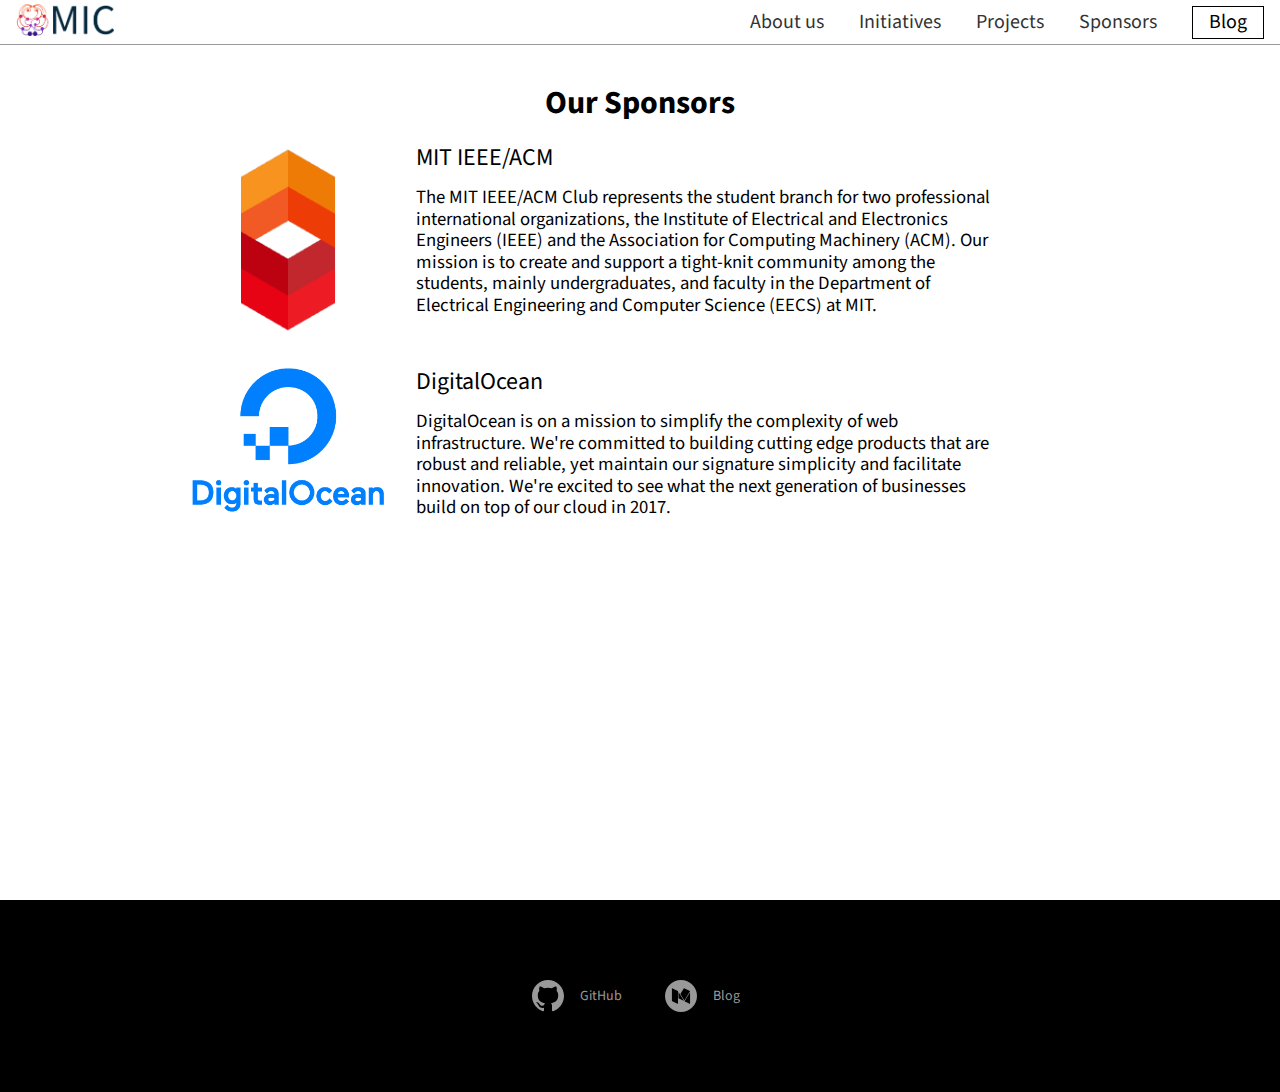
<file: sponsors.html>
<!DOCTYPE html>
<html lang="en">
<head>
    <title>MIT Machine Intelligence Community</title>
    <meta name="viewport" content="width=device-width, initial-scale=1">
    <link rel="stylesheet" href="./styles/tachyons.min.css">
    <link rel="stylesheet" type="text/css" href="https://fonts.googleapis.com/css?family=Source+Sans+Pro:300,400">
</head>
<body style="font-family: 'Source Sans Pro'">
<header class="fixed w-100 z-999">
    <nav class="bg-white db dt-l w-100 border-box pa1 ph3-l bb b--silver">
        <a class="db dtc-l v-mid mid-gray link w-100 w-25-l tc tl-l mb0 mb0-l" href="index.html" title="Home">
            <img src="./images/mic.png" class="dib h2" alt="Site Name">
        </a>
        <div class="db dtc-l v-mid w-100 w-75-l tc tr-l">
            <a href="about.html" class=" f4 fw4 mr4 link underline-hover dark-gray">About us</a>
            <a href="initiatives.html" class=" f4 fw4 mr4 link underline-hover dark-gray">Initiatives</a>
            <a href="projects.html" class=" f4 fw4 mr4 link underline-hover dark-gray">Projects</a>
            <a href="sponsors.html" class=" f4 fw4 mr4 link underline-hover dark-gray">Sponsors</a>
            <a class="f4 no-underline black bg-animate hover-bg-black hover-white inline-flex items-center pa3 pv1 ba border-box"
               href="http://medium.com/mit-mic">Blog</a>
        </div>
    </nav>
</header>
<div class="w-100 pt6 pt5-ns overflow-auto min-vh-100">
    <h1 class="tc">Our Sponsors</h1>
    <div class=" pb5 pb4-l overflow-auto">
        <div class="fl w-100 w-30-l tc tr-l">
            <div class="fr-l center" style="max-width:12rem">
                <img align="right" src="images\sponsors\ieeeacm.png">
            </div>
        </div>
        <div class="fl w-100 w-70-l ph4 pl4-ns">
            <h2 class="db ma0 fw4 tc tl-l"><a href="http://ieee.scripts.mit.edu/" class="no-underline black">MIT
                IEEE/ACM</a>
            </h2>
            <h3 class="db ma0 pt3 fw4 pl1 pl0-ns w-100 w-70-l pb2"> The MIT IEEE/ACM Club represents the student branch
                for two professional international organizations, the Institute of Electrical and Electronics Engineers
                (IEEE) and the Association for Computing Machinery (ACM). Our mission is to create and support a
                tight-knit community among the students, mainly undergraduates, and faculty in the Department of
                Electrical Engineering and Computer Science (EECS) at MIT.
            </h3>
        </div>
    </div>
    <div class=" pb5 pb4-l overflow-auto">
        <div class="fl w-100 w-30-l tc tr-l">
            <div class="fr-l center" style="max-width:12rem">
                <img align="right" src="images\sponsors\digitalocean.png">
            </div>
        </div>
        <div class="fl w-100 w-70-l ph4 pl4-ns">
            <h2 class="db ma0 fw4 tc tl-l"><a href="https://www.digitalocean.com/" class="no-underline black">DigitalOcean</a>
            </h2>
            <h3 class="db ma0 pt3 fw4 pl1 pl0-ns w-100 w-70-l pb2"> DigitalOcean is on a mission to simplify the
                complexity of web infrastructure. We're committed to building cutting edge products that are robust and
                reliable, yet maintain our signature simplicity and facilitate innovation. We're excited to see what the
                next generation of businesses build on top of our cloud in 2017.
            </h3>
        </div>
    </div>
</div>

<div class="fl w-100 pt1 pt0-ns bg-black"><footer class="tc-l bg-center">
    <div class="w-100 ph3 pv5">
        <a class="link white-60 bg-transparent hover-white inline-flex items-center ma2 tc br2 pa2"
           href="https://github.com/MIT-MIC" title="GitHub">
            <svg class="dib h2 w2" fill="currentColor" xmlns="http://www.w3.org/2000/svg" viewBox="0 0 16 16"
                 fill-rule="evenodd" clip-rule="evenodd" stroke-linejoin="round" stroke-miterlimit="1.414">
                <path d="M8 0C3.58 0 0 3.582 0 8c0 3.535 2.292 6.533 5.47 7.59.4.075.547-.172.547-.385 0-.19-.007-.693-.01-1.36-2.226.483-2.695-1.073-2.695-1.073-.364-.924-.89-1.17-.89-1.17-.725-.496.056-.486.056-.486.803.056 1.225.824 1.225.824.714 1.223 1.873.87 2.33.665.072-.517.278-.87.507-1.07-1.777-.2-3.644-.888-3.644-3.953 0-.873.31-1.587.823-2.147-.083-.202-.358-1.015.077-2.117 0 0 .672-.215 2.2.82.638-.178 1.323-.266 2.003-.27.68.004 1.364.092 2.003.27 1.527-1.035 2.198-.82 2.198-.82.437 1.102.163 1.915.08 2.117.513.56.823 1.274.823 2.147 0 3.073-1.87 3.75-3.653 3.947.287.246.543.735.543 1.48 0 1.07-.01 1.933-.01 2.195 0 .215.144.463.55.385C13.71 14.53 16 11.534 16 8c0-4.418-3.582-8-8-8"/>
            </svg>
            <span class="f6 ml3 pr2">GitHub</span>
        </a>
        <a class="link white-60 bg-transparent hover-white inline-flex items-center ma2 tc br2 pa2"
           href="http://medium.com/mit-mic" title="Blog">
            <svg class="dib h2 w2" fill="currentColor" enable-background="new 0 0 32 32" version="1.1" viewBox="0 0 32 32" xml:space="preserve" xmlns="http://www.w3.org/2000/svg" xmlns:xlink="http://www.w3.org/1999/xlink"><g id="Style_2_copy_4"><g><g><path d="M16,0C7.163,0,0,7.163,0,16c0,8.836,7.163,16,16,16s16-7.164,16-16C32,7.163,24.837,0,16,0z" fill="currentColor"/></g></g><g><path d="M24.959,11.076l-5.76-2.88c-0.026-0.013-0.055-0.019-0.083-0.02c-0.002,0-0.004-0.001-0.006-0.001    c-0.07,0-0.14,0.035-0.177,0.096l-3.55,5.769l3.963,6.44l5.669-9.212C25.056,11.201,25.031,11.112,24.959,11.076z" fill="#000"/><polygon fill="#000" points="13.505,12.013 13.505,18.23 19.031,20.992   "/><path d="M19.514,21.23l5.074,2.537c0.277,0.138,0.504-0.002,0.504-0.311v-11.29L19.514,21.23z" fill="#000"/><path d="M12.895,11.105L7.58,8.448L7.244,8.28C7.196,8.256,7.15,8.244,7.108,8.244    c-0.059,0-0.109,0.023-0.145,0.066C6.929,8.352,6.908,8.412,6.908,8.487v12.13c0,0.206,0.151,0.451,0.336,0.543l5.222,2.611    c0.073,0.036,0.142,0.053,0.204,0.053c0.176,0,0.299-0.136,0.299-0.365V11.226C12.97,11.175,12.941,11.128,12.895,11.105z" fill="#000"/></g></g></svg>
            <span class="f6 ml3 pr2">Blog</span>
        </a>
    </div>
</footer></div>

</body>
</html>
</file>
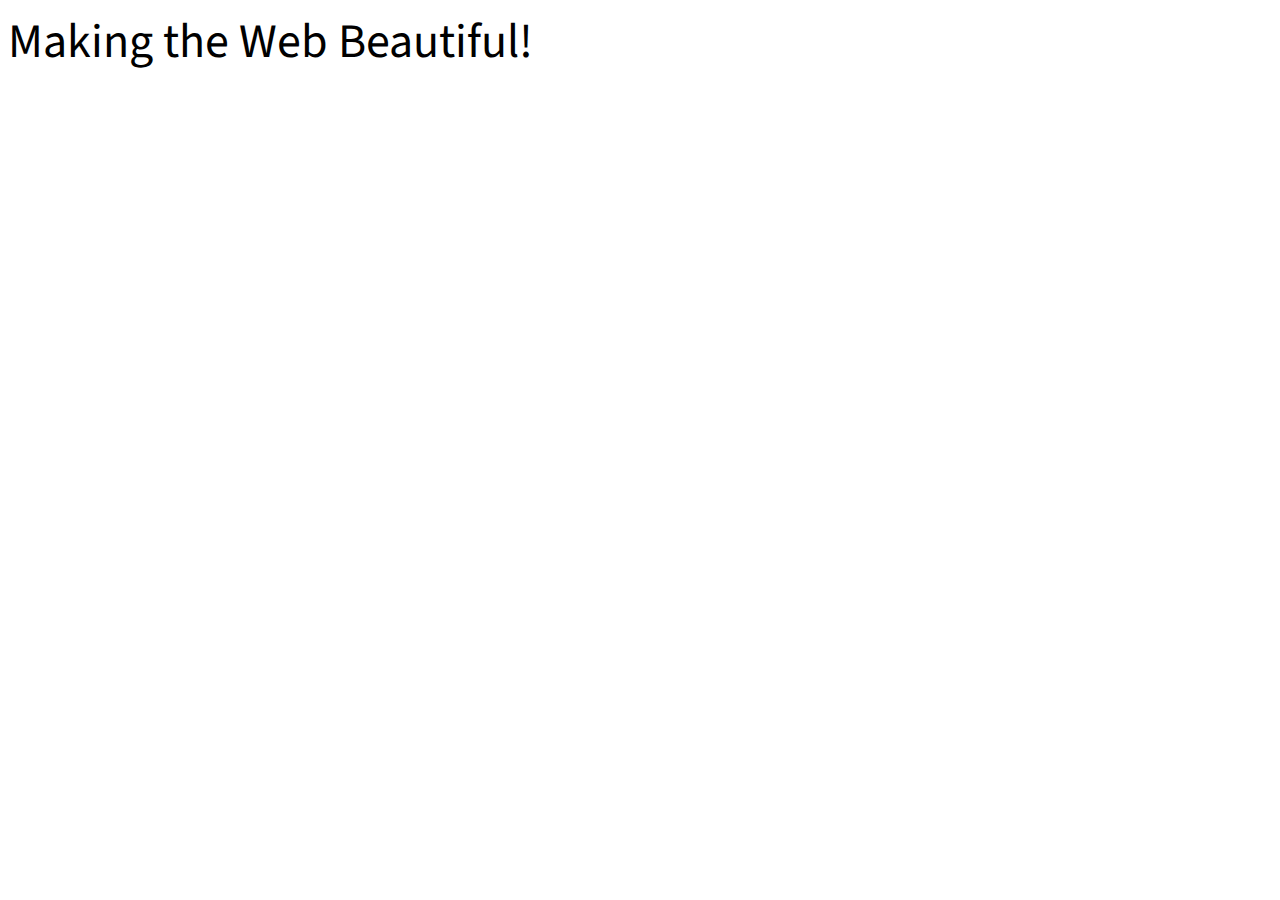
<file: test.html>
<html>
<head>
    <link rel="stylesheet" type="text/css"
          href="https://fonts.googleapis.com/css?family=Source+Sans+Pro">
</head>
<body>
<div style="font-family: 'Source Sans Pro'; font-size: 48px;">Making the Web Beautiful!</div>
</body>
</html>
</file>
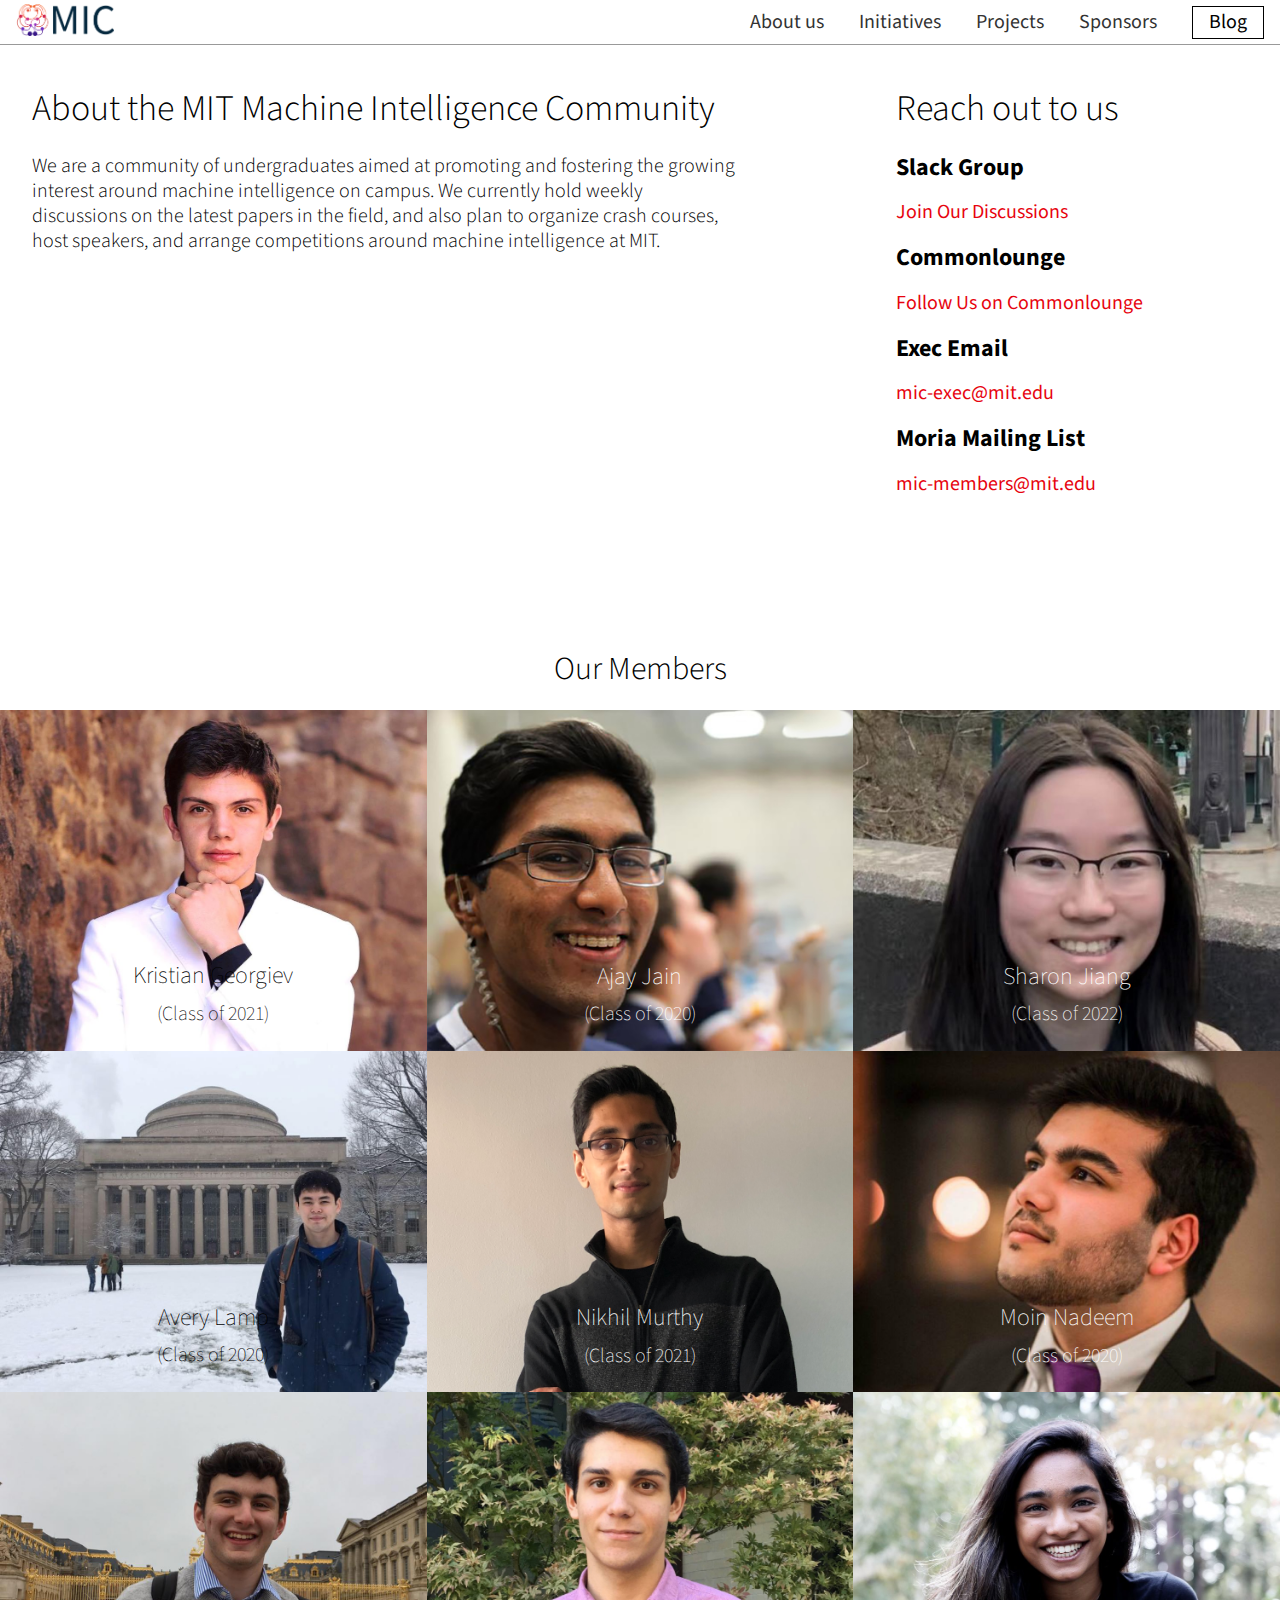
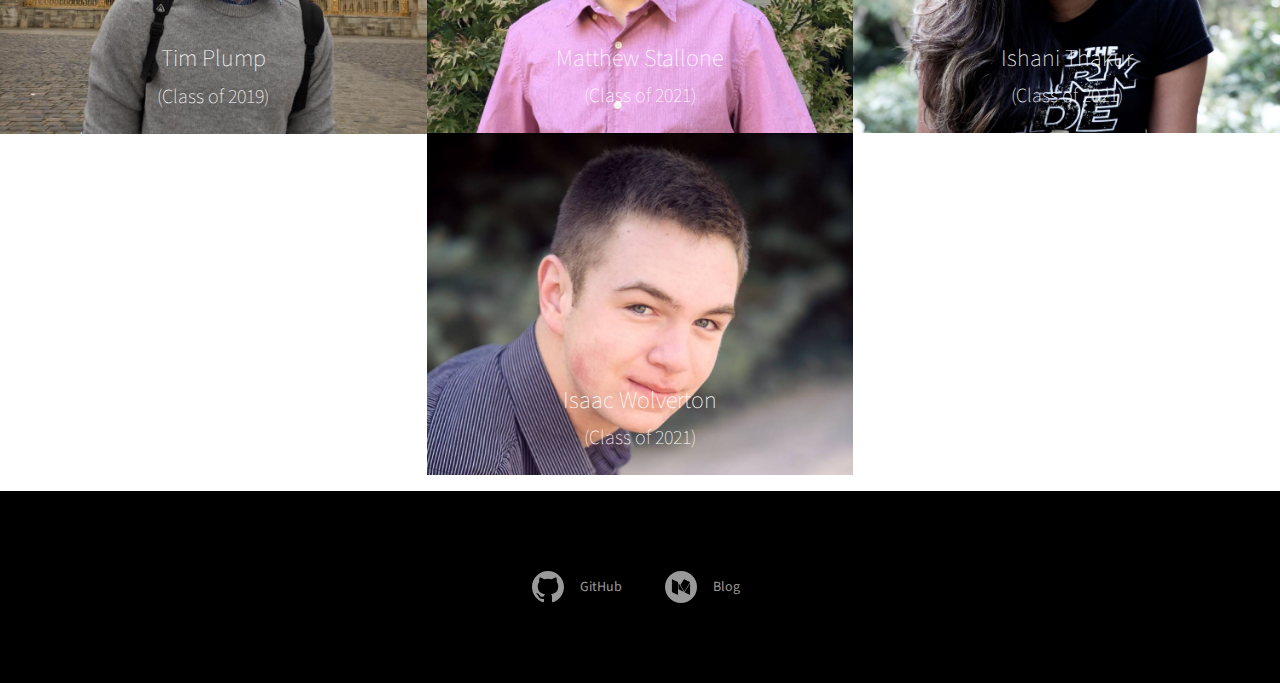
<file: old/about.html>
<!DOCTYPE html>
<html lang="en">
<head>
    <title>MIT Machine Intelligence Community</title>
    <meta name="viewport" content="width=device-width, initial-scale=1">
    <meta name="keywords" content="MIT,MIC,AI,ML,machine learning, MIT machine learning, artificial intelligence">
    <link rel="stylesheet" href="./styles/tachyons.min.css">
    <link rel="stylesheet" href="./styles/about_page.css">
    <link rel="stylesheet" type="text/css" href="https://fonts.googleapis.com/css?family=Source+Sans+Pro:300,400">
</head>
<body style="font-family: 'Source Sans Pro'">
<header class="fixed w-100 z-999">
    <nav class="bg-white db dt-l w-100 border-box pa1 ph3-l bb b--silver">
        <a class="db dtc-l v-mid mid-gray link w-100 w-25-l tc tl-l mb0 mb0-l" href="index.html" title="Home">
            <img src="./images/mic.png" class="dib h2" alt="MIT Machine Intelligence Community">
        </a>
        <div class="db dtc-l v-mid w-100 w-75-l tc tr-l">
            <a href="about.html" class=" f4 fw4 mr4 link underline-hover dark-gray">About us</a>
            <a href="initiatives.html" class=" f4 fw4 mr4 link underline-hover dark-gray">Initiatives</a>
            <a href="projects.html" class=" f4 fw4 mr4 link underline-hover dark-gray">Projects</a>
            <a href="sponsors.html" class=" f4 fw4 mr4 link underline-hover dark-gray">Sponsors</a>
            <a class="f4 no-underline black bg-animate hover-bg-black hover-white inline-flex items-center pa3 pv1 ba border-box"
               href="http://medium.com/mit-mic">Blog</a>
        </div>
    </nav>
</header>
<div class="fl bg-white vh-90 pt6 pt5-l w-100" style="min-height:70vh">
    <div class="fl w-100 w-60-ns pl3 pl4-ns pr4">
        <h1 class="black f2 fw3">
            About the MIT Machine Intelligence Community
        </h1>
        <p class="black f4 lh-title fw3">We are a community of undergraduates aimed at promoting and fostering the
            growing interest around machine intelligence on campus. We currently hold weekly discussions on the latest
            papers in the field, and also plan to organize crash courses, host speakers, and arrange competitions around
            machine intelligence at MIT.</p>
    </div>
    <div class="fl w-100 w-30-ns pl3 pl4-ns pl6-l">
        <h1 class="black f2 fw3">
            Reach out to us
        </h1>
        <h2 class="black f3">
            Slack Group
        </h2>
        <p class="f4">
            <a href="https://mit-mic.slack.com/signup" class="no-underline link dark-red">Join Our Discussions</a>
        </p>
        <h2 class="black f3">
            Commonlounge
        </h2>
        <p class="f4">
            <a href="https://www.commonlounge.com/community/cc63cd88d6644ce99cfb1af8b0e1350f"
               class="no-underline link dark-red">Follow Us on Commonlounge</a>
        </p>
        <h2 class="black f3">
            Exec Email
        </h2>
        <p class="f4">
            <a href="mailto:mic-exec@mit.edu" class="no-underline link dark-red">mic-exec@mit.edu</a>
        </p>
        <h2 class="black f3">
            Moria Mailing List
        </h2>
        <p class="f4">
            <a href="https://groups.mit.edu/webmoira/list/mic-members" class="no-underline link dark-red">mic-members@mit.edu</a>
        </p>

    </div>
</div>
<div class="fl w-100">
    <h1 class="tc black fw3">Our Members</h1>
    <ul class="members overflow-auto pa0">
        <li class="ma0 pa0">
            <img src="images/bios/kristian1.jpg">
            <span class="name black f5 f3-l lh-copy fw1">Kristian Georgiev</span>
            <span class="yearinfo black f5 f4-l fw1">(Class of 2021)</span>
            <div>
                <span class="f4 f6-ns f3-l fw1">Kristian Georgiev</span>
                <p>I am the current co-head of the workshop committee of MIC. I am a sophomore at MIT, studying Math and CS. I am interested in the applications of probability and discrete math to ML. Outside of academics, I enjoy playing volleyball and reading.</p>
            </div>
        </li>
        <li class="ma0 pa0">
            <img src="images/bios/ajay1.jpg">
            <span class="name white f5 f3-l lh-copy fw1">Ajay Jain</span>
            <span class="yearinfo white f5 f4-l fw1">(Class of 2020)</span>
            <div>
                <span class="f4 f6-ns f3-l fw1">Ajay Jain</span>
                <p>I am a the head of Reading Group and a junior at MIT studying computer science. I focus on computer vision, particularly for video and real-time inference, and compilers. In the past, I have also worked on robotic navigation and recommender systems. On campus, I organized the HackMIT and Blueprint hackathons for two years.

                </p>
            </div>
        </li>
        <li class="ma0 pa0">
            <img src="images/bios/sharon1.jpg">
            <span class="name white f5 f3-l lh-copy fw1">Sharon Jiang</span>
            <span class="yearinfo white f5 f4-l fw1">(Class of 2022)</span>
            <div>
                <span class="f4 f6-ns f3-l fw1">Sharon Jiang</span>
                <p>I am the marketing executive for MIC and a prospective computational biology major. I am currently working in the Computational Genomics Group on developing a machine learning model that incorporates uncertainty metrics in predicting genetic variant effects on gene regulation. In my free time, I enjoy doodling and digital art, admiring thought-provoking films and documentaries, and taking embarrassing pictures of my friends. </p>
            </div>
        </li>
        <li class="ma0 pa0">
            <img src="images/bios/avery1.jpg">
            <span class="name black f5 f3-l lh-copy fw1">Avery Lamp</span>
            <span class="yearinfo black f5 f4-l fw1">(Class of 2020)</span>
            <div>
                <span class="f4 f6-ns f3-l fw1">Avery Lamp/span>
                <p>I am the current head of DevOps for MIC.  I am studying computer science and management at MIT and have a particular interest in infrastructure, systems, and software development.  I am also on the varsity squash team at MIT and love spending free time making side projects.</p>
            </div>
        </li>
        <li class="ma0 pa0">
            <img src="images/bios/nikhil1.png">
            <span class="name white f5 f3-l lh-copy fw1">Nikhil Murthy</span>
            <span class="yearinfo white f5 f4-l fw1">(Class of 2021)</span>
            <div>
                <span class="f4 f6-ns f3-l fw1">Nikhil Murthy</span>
                <p>I'm the co-President of MIC, a computer science sophomore and a Portland native. I am currently researching GANs in the Torralba Vision Lab and do machine learning consulting on the side. Outside of school, I like hiking, taking artsy photos and marathon running.</p>
            </div>
        </li>
        <li class="ma0 pa0">
            <img src="images/bios/moin1.png">
            <span class="name white f5 f3-l lh-copy fw1">Moin Nadeem</span>
            <span class="yearinfo white f5 f4-l fw1">(Class of 2020)</span>
            <div>
                <span class="f4 f6-ns f3-l fw1">Moin Nadeem</span>
                <p>I am the co-President of MIC and am currently a junior in EECS. I'm currently interested in Natural Language Processing and SysML. </p>
            </div>
        </li>
        <li class="ma0 pa0">
            <img src="images/bios/tim1.jpg">
            <span class="name white f5 f3-l lh-copy fw1">Tim Plump</span>
            <span class="yearinfo white f5 f4-l fw1">(Class of 2019)</span>
            <div>
                <span class="f4 f6-ns f3-l fw1">Tim Plump</span>
                <p>I'm the co-head of Workshops at MIC and a senior at MIT from New Jersey, and since coming to this school, I've discovered how much I love Machine Learning! 

                The project I'm currently working on is attempting to perform Chemical Retrosynthesis Planning via Reinforcement Learning.</p>
            </div>
        </li>
        <li class="ma0 pa0">
            <img src="images/bios/matthew1.png">
            <span class="name white f5 f3-l lh-copy fw1">Matthew Stallone</span>
            <span class="yearinfo white f5 f4-l fw1">(Class of 2021)</span>
            <div>
                <span class="f4 f6-ns f3-l fw1">Matthew Stallone</span>
                <p>I am the DevOps director and a sophomore studying computer science at MIT.</p>
            </div>
        </li>
        <li class="ma0 pa0">
            <img src="images/bios/ishani1.jpg">
            <span class="name white f5 f3-l lh-copy fw1">Ishani Thakur</span>
            <span class="yearinfo white f5 f4-l fw1">(Class of 2021)</span>
            <div>
                <span class="f4 f6-ns f3-l fw1">Ishani Thakur</span>
                <p>I’m a sophomore at MIT studying 6-3. I run the Generator for MIC, a program for students to get resources and support from MIC and work on ML related projects. In my free time, I enjoy tinkering with autonomous cars and drones, dancing, and traveling!</p>
            </div>
        </li>
        <li class="ma0 pa0">
            <img src="images/bios/isaac1.png">
            <span class="name white f5 f3-l lh-copy fw1">Isaac Wolverton</span>
            <span class="yearinfo white f5 f4-l fw1">(Class of 2021)</span>
            <div>
                <span class="f4 f6-ns f3-l fw1">Isaac Wolverton</span>
                <p>I am the finance director and am currently a sophomore in the computer science program at MIT. He has done previous research on generative drug design with the MIT Media Lab, and spent the last summer doing reinforcement learning at AMD. Outside of school Isaac enjoys mountain biking, skiing, hiking, and all things outdoors.</p>
            </div>
        </li>
    </ul>
</div>
<div class="fl w-100 pt1 pt0-ns bg-black">
    <footer class="tc-l bg-center">
        <div class="w-100 ph3 pv5">
            <a class="link white-60 bg-transparent hover-white inline-flex items-center ma2 tc br2 pa2"
               href="https://github.com/MIT-MIC" title="GitHub">
                <svg class="dib h2 w2" fill="currentColor" xmlns="http://www.w3.org/2000/svg" viewBox="0 0 16 16"
                     fill-rule="evenodd" clip-rule="evenodd" stroke-linejoin="round" stroke-miterlimit="1.414">
                    <path d="M8 0C3.58 0 0 3.582 0 8c0 3.535 2.292 6.533 5.47 7.59.4.075.547-.172.547-.385 0-.19-.007-.693-.01-1.36-2.226.483-2.695-1.073-2.695-1.073-.364-.924-.89-1.17-.89-1.17-.725-.496.056-.486.056-.486.803.056 1.225.824 1.225.824.714 1.223 1.873.87 2.33.665.072-.517.278-.87.507-1.07-1.777-.2-3.644-.888-3.644-3.953 0-.873.31-1.587.823-2.147-.083-.202-.358-1.015.077-2.117 0 0 .672-.215 2.2.82.638-.178 1.323-.266 2.003-.27.68.004 1.364.092 2.003.27 1.527-1.035 2.198-.82 2.198-.82.437 1.102.163 1.915.08 2.117.513.56.823 1.274.823 2.147 0 3.073-1.87 3.75-3.653 3.947.287.246.543.735.543 1.48 0 1.07-.01 1.933-.01 2.195 0 .215.144.463.55.385C13.71 14.53 16 11.534 16 8c0-4.418-3.582-8-8-8"/>
                </svg>
                <span class="f6 ml3 pr2">GitHub</span>
            </a>
            <a class="link white-60 bg-transparent hover-white inline-flex items-center ma2 tc br2 pa2"
               href="http://medium.com/mit-mic" title="Blog">
                <svg class="dib h2 w2" fill="currentColor" enable-background="new 0 0 32 32" version="1.1" viewBox="0 0 32 32" xml:space="preserve" xmlns="http://www.w3.org/2000/svg" xmlns:xlink="http://www.w3.org/1999/xlink"><g id="Style_2_copy_4"><g><g><path d="M16,0C7.163,0,0,7.163,0,16c0,8.836,7.163,16,16,16s16-7.164,16-16C32,7.163,24.837,0,16,0z" fill="currentColor"/></g></g><g><path d="M24.959,11.076l-5.76-2.88c-0.026-0.013-0.055-0.019-0.083-0.02c-0.002,0-0.004-0.001-0.006-0.001    c-0.07,0-0.14,0.035-0.177,0.096l-3.55,5.769l3.963,6.44l5.669-9.212C25.056,11.201,25.031,11.112,24.959,11.076z" fill="#000"/><polygon fill="#000" points="13.505,12.013 13.505,18.23 19.031,20.992   "/><path d="M19.514,21.23l5.074,2.537c0.277,0.138,0.504-0.002,0.504-0.311v-11.29L19.514,21.23z" fill="#000"/><path d="M12.895,11.105L7.58,8.448L7.244,8.28C7.196,8.256,7.15,8.244,7.108,8.244    c-0.059,0-0.109,0.023-0.145,0.066C6.929,8.352,6.908,8.412,6.908,8.487v12.13c0,0.206,0.151,0.451,0.336,0.543l5.222,2.611    c0.073,0.036,0.142,0.053,0.204,0.053c0.176,0,0.299-0.136,0.299-0.365V11.226C12.97,11.175,12.941,11.128,12.895,11.105z" fill="#000"/></g></g></svg>
                <span class="f6 ml3 pr2">Blog</span>
            </a>
        </div>
    </footer>
</div>

</body>
<script>
    (function (i, s, o, g, r, a, m) {
        i['GoogleAnalyticsObject'] = r;
        i[r] = i[r] || function () {
                (i[r].q = i[r].q || []).push(arguments)
            }, i[r].l = 1 * new Date();
        a = s.createElement(o),
            m = s.getElementsByTagName(o)[0];
        a.async = 1;
        a.src = g;
        m.parentNode.insertBefore(a, m)
    })(window, document, 'script', 'https://www.google-analytics.com/analytics.js', 'ga');

    ga('create', 'UA-99671141-1', 'auto');
    ga('send', 'pageview');

</script>
</html>
</file>
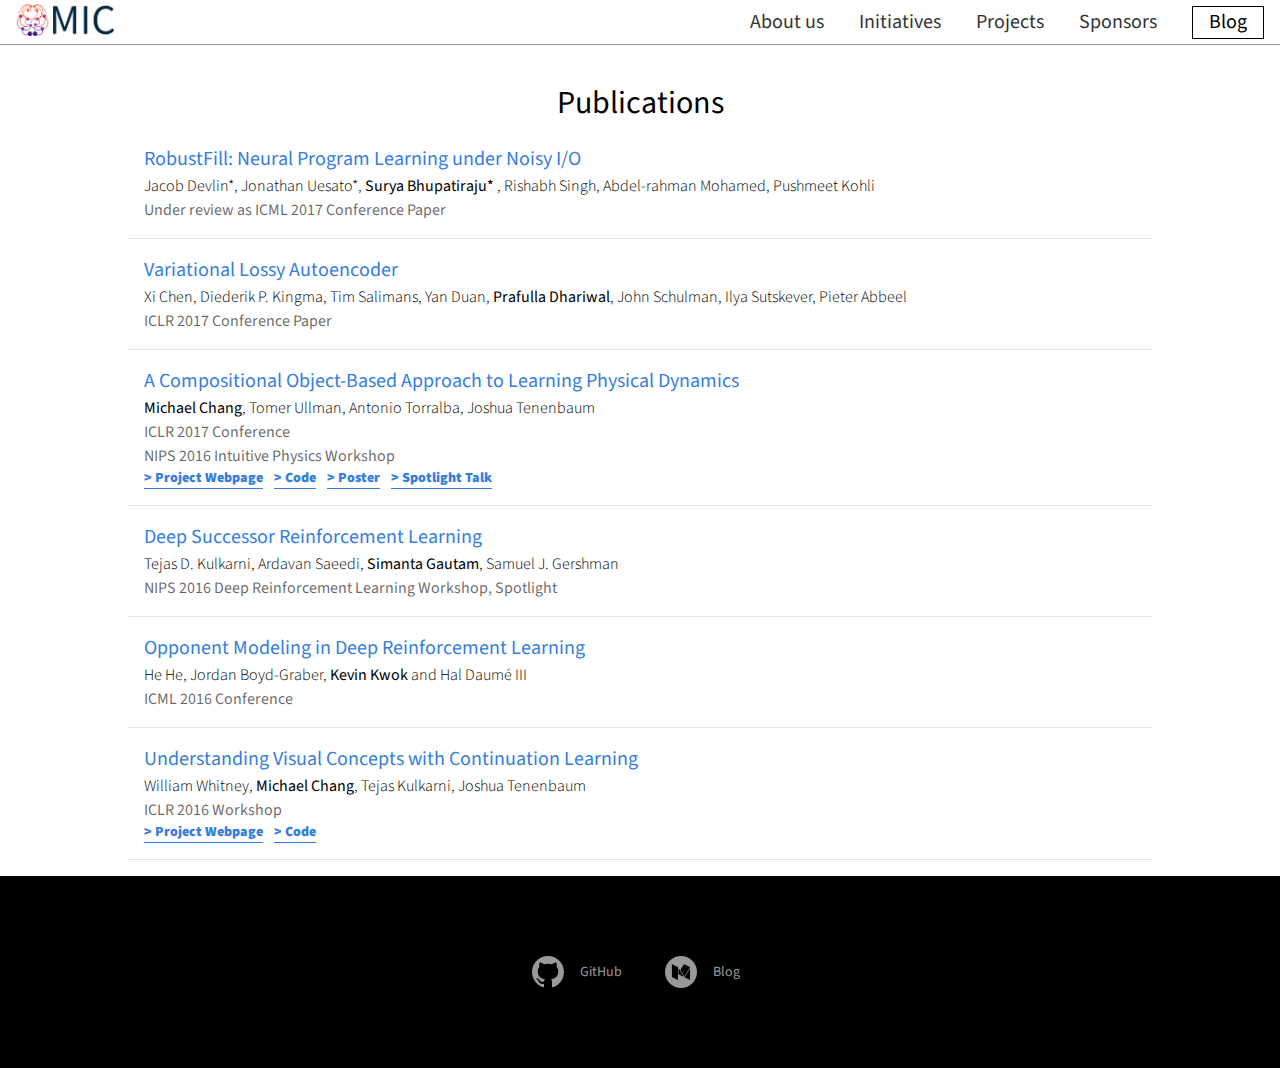
<file: old/projects.html>
<!DOCTYPE html>
<html lang="en">
<head>
    <title>MIT Machine Intelligence Community</title>
    <meta name="viewport" content="width=device-width, initial-scale=1">
    <meta name="keywords" content="MIT,MIC,AI,ML,machine learning, MIT machine learning, artificial intelligence">
    <link rel="stylesheet" href="./styles/tachyons.min.css">
    <link rel="stylesheet" type="text/css" href="https://fonts.googleapis.com/css?family=Source+Sans+Pro:300,400">
</head>
<body style="font-family: 'Source Sans Pro'">
<header class="fixed w-100 z-999">
    <nav class="bg-white db dt-l w-100 border-box pa1 ph3-l bb b--silver">
        <a class="db dtc-l v-mid mid-gray link w-100 w-25-l tc tl-l mb0 mb0-l" href="index.html" title="Home">
            <img src="./images/mic.png" class="dib h2" alt="MIT Machine Intelligence Community">
        </a>
        <div class="db dtc-l v-mid w-100 w-75-l tc tr-l">
            <a href="about.html" class=" f4 fw4 mr4 link underline-hover dark-gray">About us</a>
            <a href="initiatives.html" class=" f4 fw4 mr4 link underline-hover dark-gray">Initiatives</a>
            <a href="projects.html" class=" f4 fw4 mr4 link underline-hover dark-gray">Projects</a>
            <a href="sponsors.html" class=" f4 fw4 mr4 link underline-hover dark-gray">Sponsors</a>
            <a class="f4 no-underline black bg-animate hover-bg-black hover-white inline-flex items-center pa3 pv1 ba border-box"
               href="http://medium.com/mit-mic">Blog</a>
        </div>
    </nav>
</header>
<section class="pt6 pt5-ns">
    <h1 class="tc fw4" style="font-family: 'Source Sans Pro'">Publications</h1>
    <ul class="list pl0 mw8 center">
        <li class="items-center lh-copy ph3 pb3 ph0-l bb b--black-10">
            <div class="pl3">
                <span class="fw4 db f4 ma0">
                    <a href="https://arxiv.org/abs/1703.07469" class="no-underline blue hover-dark-blue">RobustFill: Neural Program Learning under Noisy I/O
</a>
                </span>

                <span class="fw3 f5 ma0">Jacob Devlin*, Jonathan Uesato*, <b> Surya Bhupatiraju* </b>, Rishabh Singh, Abdel-rahman Mohamed, Pushmeet Kohli
</span>
                <span class="db black-60">Under review as ICML 2017 Conference Paper</span>
            </div>
        </li>
        <li class="items-center lh-copy pa3 ph0-l bb b--black-10">
            <div class="pl3">
                <span class="fw4 db f4 ma0">
                    <a href="https://arxiv.org/abs/1611.02731" class="no-underline blue hover-dark-blue">Variational Lossy Autoencoder</a>
                </span>

                <span class="fw3 f5 ma0">Xi Chen, Diederik P. Kingma, Tim Salimans, Yan Duan, <b>Prafulla Dhariwal</b>, John Schulman, Ilya Sutskever, Pieter Abbeel</span>
                <span class="db black-60">ICLR 2017 Conference Paper</span>
            </div>
        </li>
        <li class="items-center lh-copy pa3 ph0-l bb b--black-10">
            <div class="pl3">
                <span class="fw4 db f4 ma0">
                    <a href="https://arxiv.org/abs/1612.00341" class="no-underline blue hover-dark-blue">A Compositional Object-Based Approach to Learning Physical Dynamics</a>
                </span>
                <span class="fw3 f5 ma0"><b>Michael Chang</b>, Tomer Ullman, Antonio Torralba, Joshua Tenenbaum</span>
                <span class="db black-60">ICLR 2017 Conference</span>
                <span class="db black-60">NIPS 2016 Intuitive Physics Workshop</span>
                <span class="fw9 db f6 ma0">
                        <a href="http://mbchang.github.io/npe/" class="bb b--blue no-underline blue hover-dark-blue">> Project Webpage</a>
                        <a href="https://github.com/mbchang/dynamics"
                           class="bb b--blue no-underline blue hover-dark-blue ml2">> Code</a>
                        <a href="http://mbchang.github.io/assets/npe-poster.pdf"
                           class="bb b--blue no-underline blue hover-dark-blue ml2">> Poster</a>
                        <a href="https://www.youtube.com/watch?v=ifMRtHRMQe8"
                           class="bb b--blue no-underline blue hover-dark-blue ml2">> Spotlight Talk</a>
                    </span>
            </div>
        </li>
        <li class="items-center lh-copy pa3 ph0-l bb b--black-10">
            <div class="pl3">
                <span class="fw4 db f4 ma0">
                    <a href="https://arxiv.org/abs/1606.02396" class="no-underline blue hover-dark-blue">Deep Successor Reinforcement Learning</a>
                </span>
                <span class="fw3 f5 ma0">Tejas D. Kulkarni, Ardavan Saeedi, <b>Simanta Gautam</b>, Samuel J. Gershman</span>
                <span class="db black-60">NIPS 2016 Deep Reinforcement Learning Workshop, Spotlight</span>
            </div>
        </li>
        <li class="items-center lh-copy pa3 ph0-l bb b--black-10">
            <div class="pl3">
                <span class="fw4 db f4 ma0">
                    <a href="https://www.umiacs.umd.edu/~hal/docs/daume16opponent.pdf" class="no-underline blue hover-dark-blue">Opponent Modeling in Deep Reinforcement Learning</a>
                </span>
                <span class="fw3 f5 ma0">He He, Jordan Boyd-Graber, <b>Kevin Kwok</b> and Hal Daum&eacute; III</span>
                <span class="db black-60">ICML 2016 Conference</span>
            </div>
        </li>
        <li class="items-center lh-copy pa3 ph0-l bb b--black-10">
            <div class="pl3">
                <span class="fw4 db f4 ma0">
                    <a href="https://arxiv.org/abs/1602.06822" class="no-underline blue hover-dark-blue">Understanding Visual Concepts with Continuation Learning</a>
                </span>
                <span class="fw3 f5 ma0">William Whitney, <b>Michael Chang</b>, Tejas Kulkarni, Joshua Tenenbaum</span>
                <span class="db black-60">ICLR 2016 Workshop</span>
                <span class="fw9 db f6 ma0">
                        <a href="http://willwhitney.github.io/understanding-visual-concepts/" class="bb b--blue no-underline blue hover-dark-blue">> Project Webpage</a>
                        <a href="https://github.com/willwhitney/understanding-visual-concepts"
                           class="bb b--blue no-underline blue hover-dark-blue ml2">> Code</a>
                    </span>
            </div>
        </li>
    </ul>
</section>

<div class="fl w-100 pt1 pt0-ns bg-black"><footer class="tc-l bg-center">
    <div class="w-100 ph3 pv5">
        <a class="link white-60 bg-transparent hover-white inline-flex items-center ma2 tc br2 pa2"
           href="https://github.com/MIT-MIC" title="GitHub">
            <svg class="dib h2 w2" fill="currentColor" xmlns="http://www.w3.org/2000/svg" viewBox="0 0 16 16"
                 fill-rule="evenodd" clip-rule="evenodd" stroke-linejoin="round" stroke-miterlimit="1.414">
                <path d="M8 0C3.58 0 0 3.582 0 8c0 3.535 2.292 6.533 5.47 7.59.4.075.547-.172.547-.385 0-.19-.007-.693-.01-1.36-2.226.483-2.695-1.073-2.695-1.073-.364-.924-.89-1.17-.89-1.17-.725-.496.056-.486.056-.486.803.056 1.225.824 1.225.824.714 1.223 1.873.87 2.33.665.072-.517.278-.87.507-1.07-1.777-.2-3.644-.888-3.644-3.953 0-.873.31-1.587.823-2.147-.083-.202-.358-1.015.077-2.117 0 0 .672-.215 2.2.82.638-.178 1.323-.266 2.003-.27.68.004 1.364.092 2.003.27 1.527-1.035 2.198-.82 2.198-.82.437 1.102.163 1.915.08 2.117.513.56.823 1.274.823 2.147 0 3.073-1.87 3.75-3.653 3.947.287.246.543.735.543 1.48 0 1.07-.01 1.933-.01 2.195 0 .215.144.463.55.385C13.71 14.53 16 11.534 16 8c0-4.418-3.582-8-8-8"/>
            </svg>
            <span class="f6 ml3 pr2">GitHub</span>
        </a>
        <a class="link white-60 bg-transparent hover-white inline-flex items-center ma2 tc br2 pa2"
           href="http://medium.com/mit-mic" title="Blog">
            <svg class="dib h2 w2" fill="currentColor" enable-background="new 0 0 32 32" version="1.1" viewBox="0 0 32 32" xml:space="preserve" xmlns="http://www.w3.org/2000/svg" xmlns:xlink="http://www.w3.org/1999/xlink"><g id="Style_2_copy_4"><g><g><path d="M16,0C7.163,0,0,7.163,0,16c0,8.836,7.163,16,16,16s16-7.164,16-16C32,7.163,24.837,0,16,0z" fill="currentColor"/></g></g><g><path d="M24.959,11.076l-5.76-2.88c-0.026-0.013-0.055-0.019-0.083-0.02c-0.002,0-0.004-0.001-0.006-0.001    c-0.07,0-0.14,0.035-0.177,0.096l-3.55,5.769l3.963,6.44l5.669-9.212C25.056,11.201,25.031,11.112,24.959,11.076z" fill="#000"/><polygon fill="#000" points="13.505,12.013 13.505,18.23 19.031,20.992   "/><path d="M19.514,21.23l5.074,2.537c0.277,0.138,0.504-0.002,0.504-0.311v-11.29L19.514,21.23z" fill="#000"/><path d="M12.895,11.105L7.58,8.448L7.244,8.28C7.196,8.256,7.15,8.244,7.108,8.244    c-0.059,0-0.109,0.023-0.145,0.066C6.929,8.352,6.908,8.412,6.908,8.487v12.13c0,0.206,0.151,0.451,0.336,0.543l5.222,2.611    c0.073,0.036,0.142,0.053,0.204,0.053c0.176,0,0.299-0.136,0.299-0.365V11.226C12.97,11.175,12.941,11.128,12.895,11.105z" fill="#000"/></g></g></svg>
            <span class="f6 ml3 pr2">Blog</span>
        </a>
    </div>
</footer></div>

</body>
<script>
  (function(i,s,o,g,r,a,m){i['GoogleAnalyticsObject']=r;i[r]=i[r]||function(){
  (i[r].q=i[r].q||[]).push(arguments)},i[r].l=1*new Date();a=s.createElement(o),
  m=s.getElementsByTagName(o)[0];a.async=1;a.src=g;m.parentNode.insertBefore(a,m)
  })(window,document,'script','https://www.google-analytics.com/analytics.js','ga');

  ga('create', 'UA-99671141-1', 'auto');
  ga('send', 'pageview');

</script>
</html>
</file>
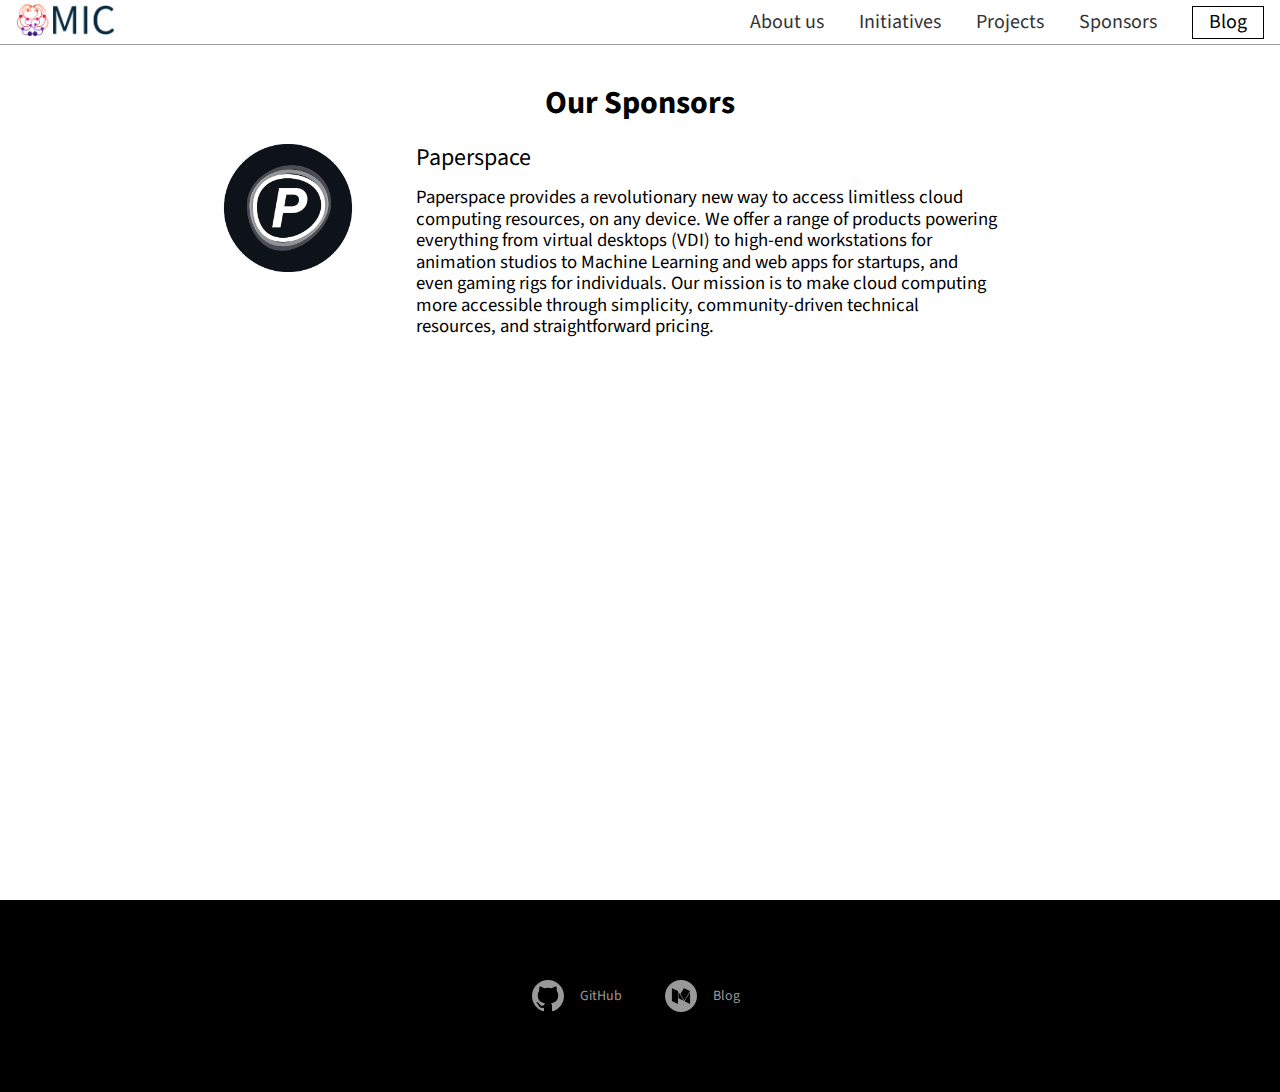
<file: old/sponsors.html>
<!DOCTYPE html>
<html lang="en">
<head>
    <title>MIT Machine Intelligence Community</title>
    <meta name="viewport" content="width=device-width, initial-scale=1">
    <meta name="keywords" content="MIT,MIC,AI,ML,machine learning, MIT machine learning, artificial intelligence">
    <link rel="stylesheet" href="./styles/tachyons.min.css">
    <link rel="stylesheet" type="text/css" href="https://fonts.googleapis.com/css?family=Source+Sans+Pro:300,400">
</head>
<body style="font-family: 'Source Sans Pro'">
<header class="fixed w-100 z-999">
    <nav class="bg-white db dt-l w-100 border-box pa1 ph3-l bb b--silver">
        <a class="db dtc-l v-mid mid-gray link w-100 w-25-l tc tl-l mb0 mb0-l" href="index.html" title="Home">
            <img src="./images/mic.png" class="dib h2" alt="MIT Machine Intelligence Community">
        </a>
        <div class="db dtc-l v-mid w-100 w-75-l tc tr-l">
            <a href="about.html" class=" f4 fw4 mr4 link underline-hover dark-gray">About us</a>
            <a href="initiatives.html" class=" f4 fw4 mr4 link underline-hover dark-gray">Initiatives</a>
            <a href="projects.html" class=" f4 fw4 mr4 link underline-hover dark-gray">Projects</a>
            <a href="sponsors.html" class=" f4 fw4 mr4 link underline-hover dark-gray">Sponsors</a>
            <a class="f4 no-underline black bg-animate hover-bg-black hover-white inline-flex items-center pa3 pv1 ba border-box"
               href="http://medium.com/mit-mic">Blog</a>
        </div>
    </nav>
</header>
<div class="w-100 pt6 pt5-ns overflow-auto min-vh-100">
    <h1 class="tc">Our Sponsors</h1>
    
    <div class=" pb5 pb4-l overflow-auto">
        <div class="fl w-100 w-30-l tc tr-l">
            <div class="fr-l center" style="max-width:12rem">
                <a href="https://www.paperspace.com/ml"><img align="right" src="images\sponsors\Paperspace.png"></a>
            </div>
        </div>
        <div class="fl w-100 w-70-l ph4 pl4-ns">
            <h2 class="db ma0 fw4 tc tl-l"><a href="https://www.paperspace.com/ml"
                                              class="no-underline black">Paperspace</a>
            </h2>
            <h3 class="db ma0 pt3 fw4 pl1 pl0-ns w-100 w-70-l pb2"> Paperspace provides a revolutionary new way to
                access limitless cloud computing resources, on any device. We offer a range of products powering
                everything from virtual desktops (VDI) to high-end workstations for animation studios to Machine
                Learning and web apps for startups, and even gaming rigs for individuals.

                Our mission is to make cloud computing more accessible through simplicity, community-driven technical
                resources, and straightforward pricing.
            </h3>
        </div>
    </div>
</div>

<div class="fl w-100 pt1 pt0-ns bg-black">
    <footer class="tc-l bg-center">
        <div class="w-100 ph3 pv5">
            <a class="link white-60 bg-transparent hover-white inline-flex items-center ma2 tc br2 pa2"
               href="https://github.com/MIT-MIC" title="GitHub">
                <svg class="dib h2 w2" fill="currentColor" xmlns="http://www.w3.org/2000/svg" viewBox="0 0 16 16"
                     fill-rule="evenodd" clip-rule="evenodd" stroke-linejoin="round" stroke-miterlimit="1.414">
                    <path d="M8 0C3.58 0 0 3.582 0 8c0 3.535 2.292 6.533 5.47 7.59.4.075.547-.172.547-.385 0-.19-.007-.693-.01-1.36-2.226.483-2.695-1.073-2.695-1.073-.364-.924-.89-1.17-.89-1.17-.725-.496.056-.486.056-.486.803.056 1.225.824 1.225.824.714 1.223 1.873.87 2.33.665.072-.517.278-.87.507-1.07-1.777-.2-3.644-.888-3.644-3.953 0-.873.31-1.587.823-2.147-.083-.202-.358-1.015.077-2.117 0 0 .672-.215 2.2.82.638-.178 1.323-.266 2.003-.27.68.004 1.364.092 2.003.27 1.527-1.035 2.198-.82 2.198-.82.437 1.102.163 1.915.08 2.117.513.56.823 1.274.823 2.147 0 3.073-1.87 3.75-3.653 3.947.287.246.543.735.543 1.48 0 1.07-.01 1.933-.01 2.195 0 .215.144.463.55.385C13.71 14.53 16 11.534 16 8c0-4.418-3.582-8-8-8"/>
                </svg>
                <span class="f6 ml3 pr2">GitHub</span>
            </a>
            <a class="link white-60 bg-transparent hover-white inline-flex items-center ma2 tc br2 pa2"
               href="http://medium.com/mit-mic" title="Blog">
                <svg class="dib h2 w2" fill="currentColor" enable-background="new 0 0 32 32" version="1.1" viewBox="0 0 32 32" xml:space="preserve" xmlns="http://www.w3.org/2000/svg" xmlns:xlink="http://www.w3.org/1999/xlink"><g id="Style_2_copy_4"><g><g><path d="M16,0C7.163,0,0,7.163,0,16c0,8.836,7.163,16,16,16s16-7.164,16-16C32,7.163,24.837,0,16,0z" fill="currentColor"/></g></g><g><path d="M24.959,11.076l-5.76-2.88c-0.026-0.013-0.055-0.019-0.083-0.02c-0.002,0-0.004-0.001-0.006-0.001    c-0.07,0-0.14,0.035-0.177,0.096l-3.55,5.769l3.963,6.44l5.669-9.212C25.056,11.201,25.031,11.112,24.959,11.076z" fill="#000"/><polygon fill="#000" points="13.505,12.013 13.505,18.23 19.031,20.992   "/><path d="M19.514,21.23l5.074,2.537c0.277,0.138,0.504-0.002,0.504-0.311v-11.29L19.514,21.23z" fill="#000"/><path d="M12.895,11.105L7.58,8.448L7.244,8.28C7.196,8.256,7.15,8.244,7.108,8.244    c-0.059,0-0.109,0.023-0.145,0.066C6.929,8.352,6.908,8.412,6.908,8.487v12.13c0,0.206,0.151,0.451,0.336,0.543l5.222,2.611    c0.073,0.036,0.142,0.053,0.204,0.053c0.176,0,0.299-0.136,0.299-0.365V11.226C12.97,11.175,12.941,11.128,12.895,11.105z" fill="#000"/></g></g></svg>
                <span class="f6 ml3 pr2">Blog</span>
            </a>
        </div>
    </footer>
</div>

</body>
<script>
    (function (i, s, o, g, r, a, m) {
        i['GoogleAnalyticsObject'] = r;
        i[r] = i[r] || function () {
            (i[r].q = i[r].q || []).push(arguments)
        }, i[r].l = 1 * new Date();
        a = s.createElement(o),
            m = s.getElementsByTagName(o)[0];
        a.async = 1;
        a.src = g;
        m.parentNode.insertBefore(a, m)
    })(window, document, 'script', 'https://www.google-analytics.com/analytics.js', 'ga');

    ga('create', 'UA-99671141-1', 'auto');
    ga('send', 'pageview');

</script>
</html>
</file>
<file: styles/about_page.css>
.members li {
    float: left;
    width: 100%;
    position: relative;
    overflow: hidden;
    color: white;
    line-height: 0;
}

.members li img {
    display: block;
    width: 100%
}

.members li span {
    display: block;
    width: 100%;
    position: absolute;
    z-index: 1;
    text-align: center
}

.members li .name {
    bottom: 16.47059%
}

.members li .yearinfo {
    bottom: 10.78431%
}

.members li div {
    position: absolute;
    width: 100%;
    height: 100%;
    top: 100%;
    z-index: 200;
    background: rgba(51, 153, 255, 0.9);
    opacity: 0;
    -webkit-transition: all 0.3s linear;
    transition: all 0.3s cubic-bezier(0, 0.5, 1, 1);
}

.members li div span {
    top: 11.76471%;

}

.members li div p {
    padding: 0 5px;
    width: auto;
    position: absolute;
    top: 10%;
    font-size: 0.9rem;
    line-height: 1.2;
    font-weight: 100;
    padding: 2rem;
}

@media screen and (min-width: 34em){
    .members li {
        float: left;
        width: 33.333%;
        position: relative;
        overflow: hidden;
        color: white;
        line-height: 0;
    }

}
@media screen and (min-width: 34em) and (max-width: 64rem){
    .members li div p {
        padding: 0 5px;
        width: auto;
        position: absolute;
        top: 10%;
        font-size: 0.62rem;
        line-height: 1.2;
        font-weight: 100;
        padding: 0.5rem;
    }
}
@media screen and (min-width: 48em) and (max-width: 56rem){
    .members li div p {
        padding: 0 5px;
        width: auto;
        position: absolute;
        top: 10%;
        font-size: 0.7rem;
        line-height: 1.2;
        font-weight: 100;
    }
}
@media screen and (min-width: 64em){
    .members li div p {
        padding: 0 5px;
        width: auto;
        position: absolute;
        top: 10%;
        font-size: 1.1rem;
        line-height: 1.2;
        font-weight: 100;
        padding: 2rem;
    }
}
.members li:hover div {
    top: 0;
    opacity: 1
}

.members li:hover .name {
    display: none
}

.members li:hover .yearinfo {
    display: none
}
</file>
<file: old/styles/about_page.css>
.members li {
    float: left;
    width: 100%;
    position: relative;
    overflow: hidden;
    color: white;
    line-height: 0;
}

.members li img {
    display: block;
    width: 100%
}

.members li span {
    display: block;
    width: 100%;
    position: absolute;
    z-index: 1;
    text-align: center
}

.members li .name {
    bottom: 16.47059%
}

.members li .yearinfo {
    bottom: 10.78431%
}

.members li div {
    position: absolute;
    width: 100%;
    height: 100%;
    top: 100%;
    z-index: 200;
    background: rgba(51, 153, 255, 0.9);
    opacity: 0;
    -webkit-transition: all 0.3s linear;
    transition: all 0.3s cubic-bezier(0, 0.5, 1, 1);
}

.members li div span {
    top: 11.76471%;

}

.members li div p {
    padding: 0 5px;
    width: auto;
    position: absolute;
    top: 10%;
    font-size: 0.9rem;
    line-height: 1.2;
    font-weight: 100;
    padding: 2rem;
}

@media screen and (min-width: 34em){
    .members li {
        float: left;
        width: 33.333%;
        position: relative;
        overflow: hidden;
        color: white;
        line-height: 0;
    }

}
@media screen and (min-width: 34em) and (max-width: 64rem){
    .members li div p {
        padding: 0 5px;
        width: auto;
        position: absolute;
        top: 10%;
        font-size: 0.62rem;
        line-height: 1.2;
        font-weight: 100;
        padding: 0.5rem;
    }
}
@media screen and (min-width: 48em) and (max-width: 56rem){
    .members li div p {
        padding: 0 5px;
        width: auto;
        position: absolute;
        top: 10%;
        font-size: 0.7rem;
        line-height: 1.2;
        font-weight: 100;
    }
}
@media screen and (min-width: 64em){
    .members li div p {
        padding: 0 5px;
        width: auto;
        position: absolute;
        top: 10%;
        font-size: 1.1rem;
        line-height: 1.2;
        font-weight: 100;
        padding: 2rem;
    }
}
.members li:hover div {
    top: 0;
    opacity: 1
}

.members li:hover .name {
    display: none
}

.members li:hover .yearinfo {
    display: none
}
</file>
